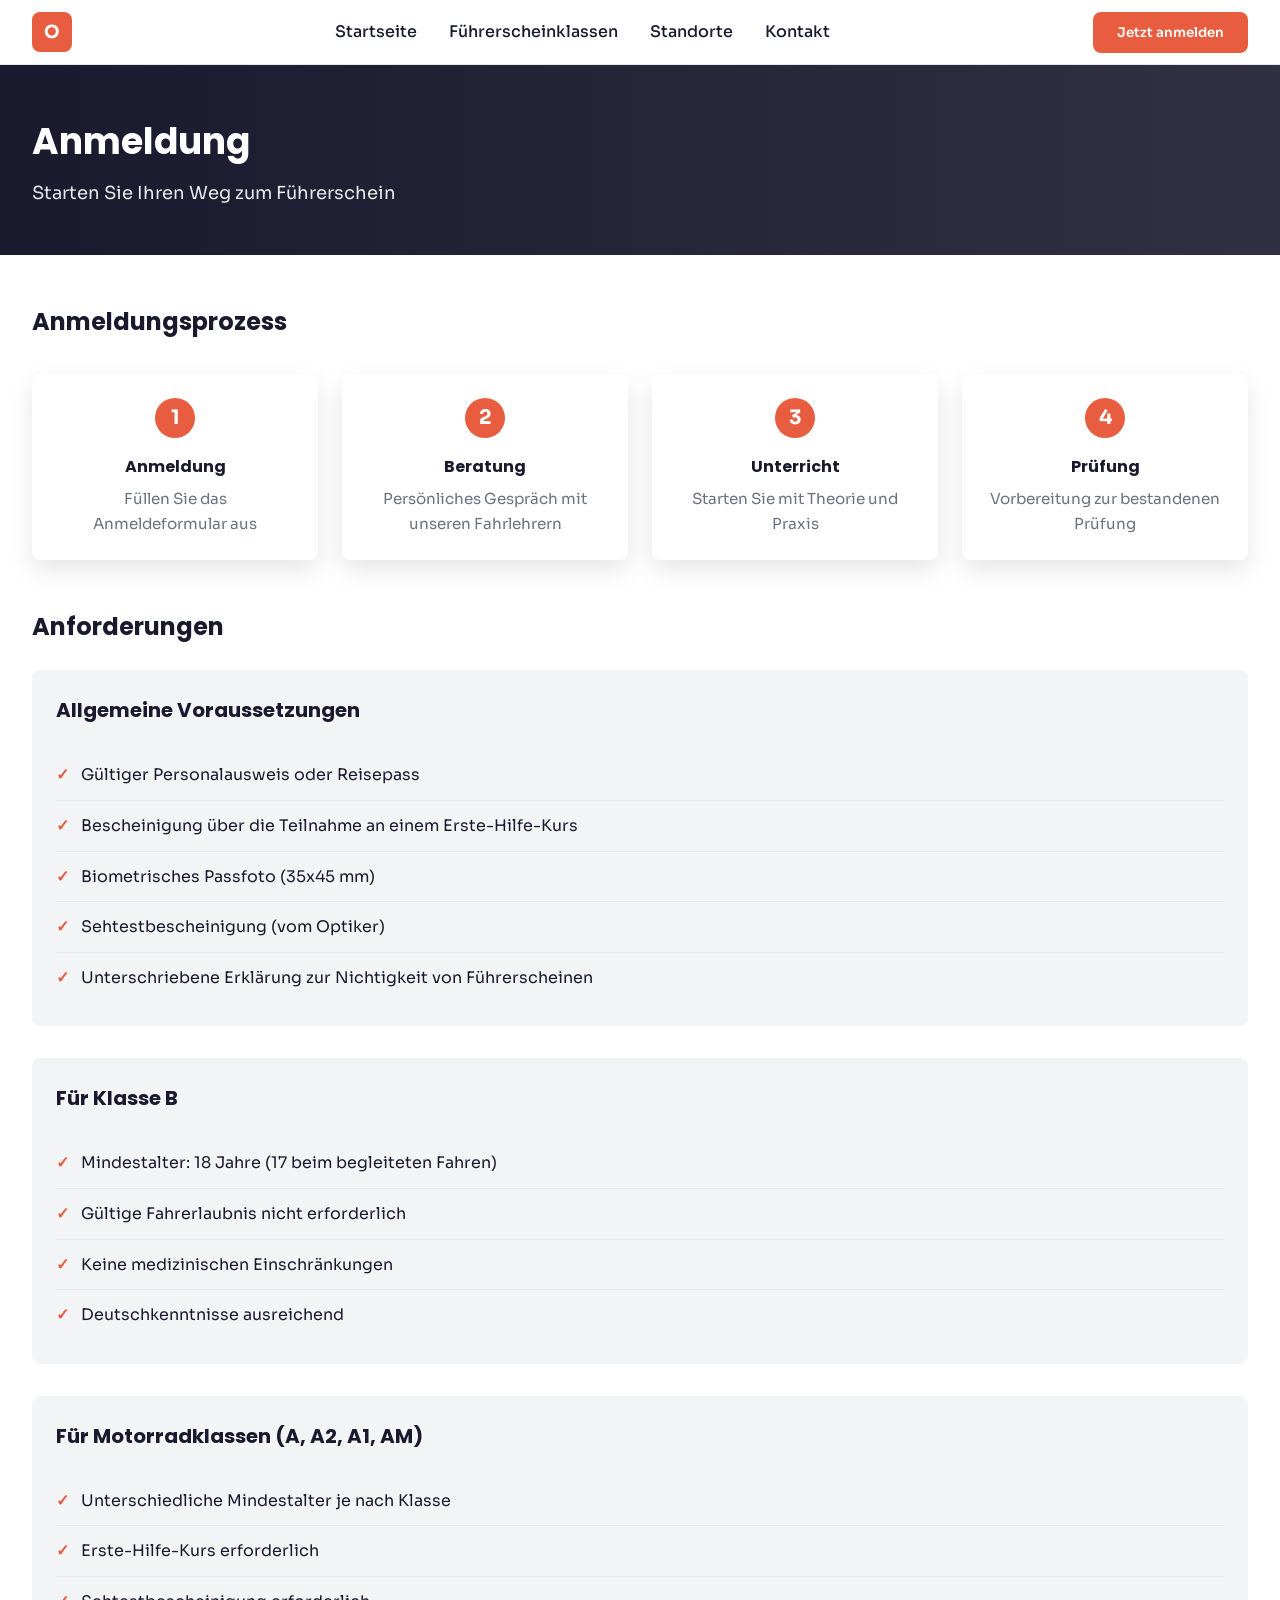
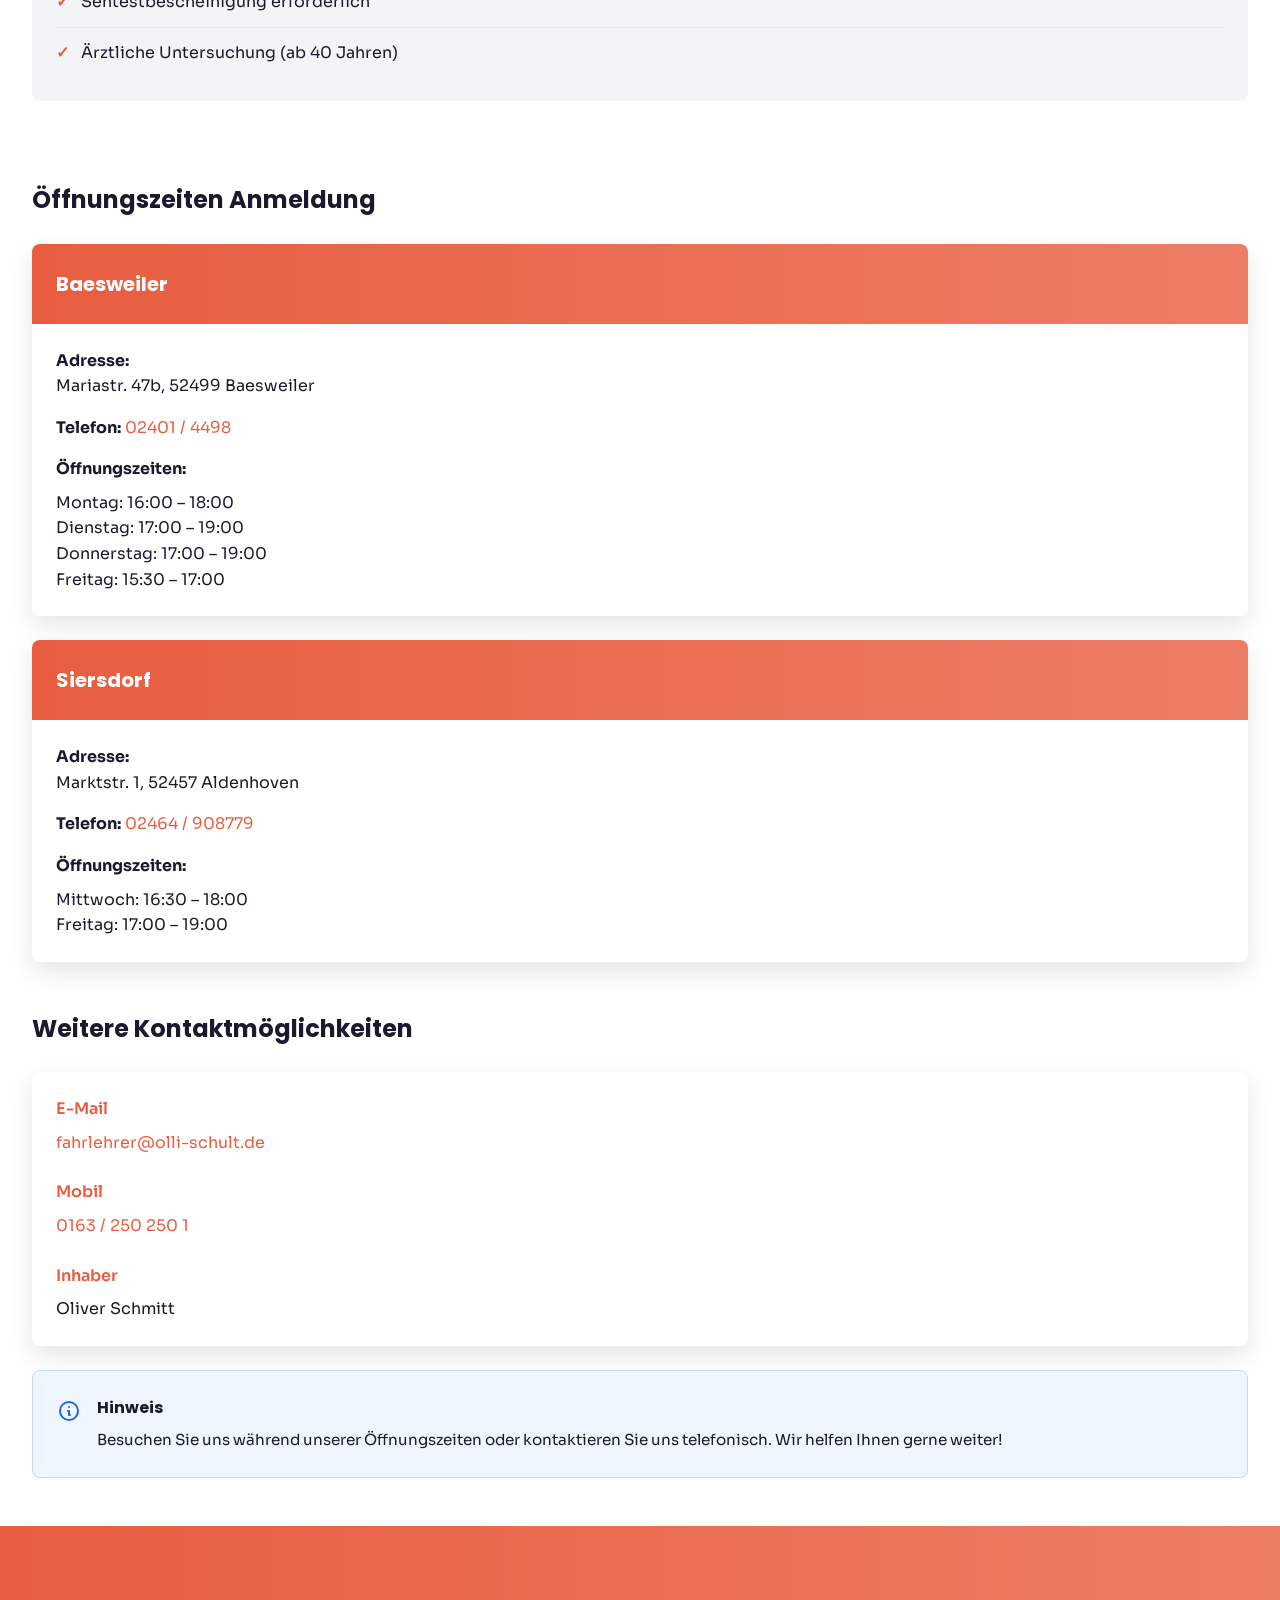
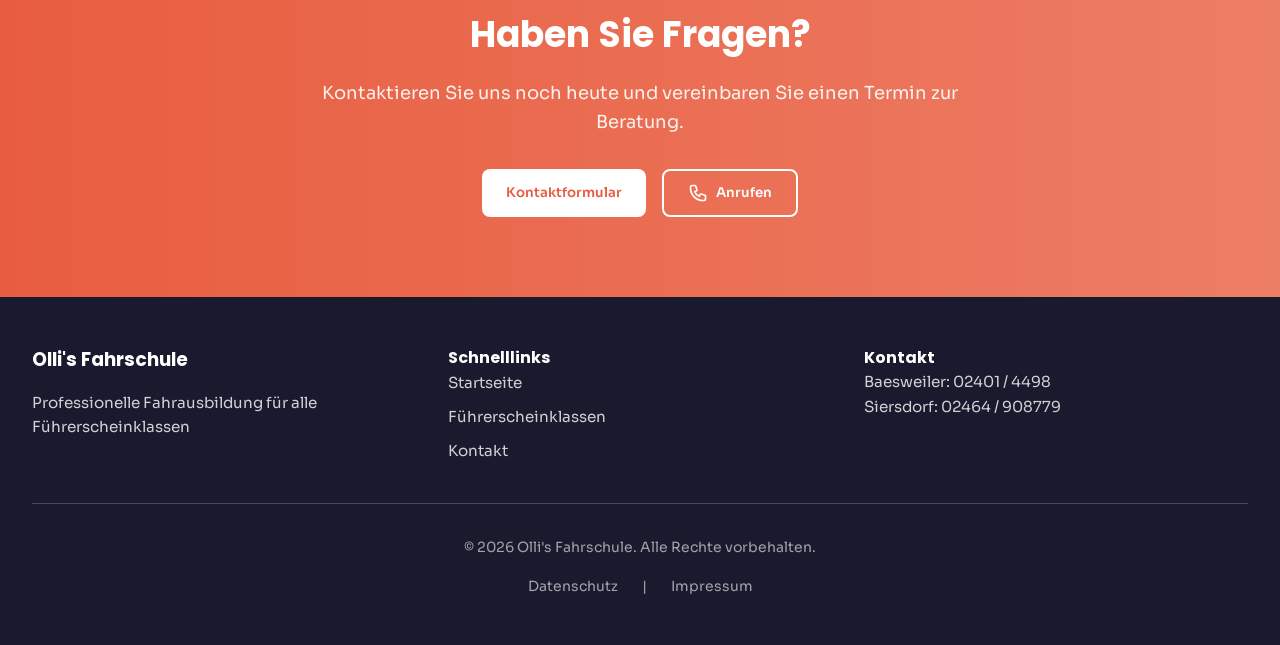
<file: anmeldung.html>
<!DOCTYPE html>
<html lang="de">
<head>
  <meta charset="UTF-8">
  <meta name="viewport" content="width=device-width, initial-scale=1.0">
  <title>Anmeldung - Olli's Fahrschule</title>
  <link rel="preconnect" href="https://fonts.googleapis.com">
  <link rel="preconnect" href="https://fonts.gstatic.com" crossorigin>
  <link href="https://fonts.googleapis.com/css2?family=Poppins:wght@400;500;600;700;800&family=Sora:wght@400;500;600;700&display=swap" rel="stylesheet">
  <link rel="stylesheet" href="css/style.css">
  <style>
    .form-group {
      margin-bottom: 1.5rem;
    }

    .form-group label {
      display: block;
      font-weight: 600;
      margin-bottom: 0.5rem;
      color: #1a1a2e;
    }

    .form-group input,
    .form-group select,
    .form-group textarea {
      width: 100%;
      padding: 0.75rem;
      border: 1px solid #e5e7eb;
      border-radius: 0.5rem;
      font-family: inherit;
      font-size: 1rem;
    }

    .form-group input:focus,
    .form-group select:focus,
    .form-group textarea:focus {
      outline: none;
      border-color: #e85d3f;
      box-shadow: 0 0 0 3px rgba(232, 93, 63, 0.1);
    }

    .form-group textarea {
      resize: vertical;
      min-height: 120px;
    }

    .required {
      color: #e85d3f;
    }

    .form-section {
      background-color: #f3f4f6;
      padding: 1.5rem;
      border-radius: 0.5rem;
      margin-bottom: 2rem;
    }

    .form-section h3 {
      color: #1a1a2e;
      margin-bottom: 1.5rem;
      font-size: 1.25rem;
    }

    .requirements-list {
      list-style: none;
      padding: 0;
    }

    .requirements-list li {
      padding: 0.75rem 0;
      border-bottom: 1px solid #e5e7eb;
      display: flex;
      gap: 0.75rem;
    }

    .requirements-list li:last-child {
      border-bottom: none;
    }

    .requirements-list li::before {
      content: "✓";
      color: #e85d3f;
      font-weight: bold;
      flex-shrink: 0;
    }

    .process-steps {
      display: grid;
      grid-template-columns: 1fr;
      gap: 1.5rem;
    }

    @media (min-width: 768px) {
      .process-steps {
        grid-template-columns: repeat(4, 1fr);
      }
    }

    .step {
      background-color: var(--white);
      padding: 1.5rem;
      border-radius: 0.5rem;
      text-align: center;
      box-shadow: var(--shadow);
    }

    .step-number {
      width: 2.5rem;
      height: 2.5rem;
      background-color: #e85d3f;
      color: white;
      border-radius: 50%;
      display: flex;
      align-items: center;
      justify-content: center;
      font-weight: bold;
      font-size: 1.25rem;
      margin: 0 auto 1rem;
    }

    .step h4 {
      margin-bottom: 0.5rem;
      color: #1a1a2e;
    }

    .step p {
      color: #6b7280;
      font-size: 0.95rem;
    }
  </style>
</head>
<body>
  <!-- Navigation -->
  <nav>
    <div class="container nav-container">
      <div class="logo">
        <div class="logo-icon">O</div>
        <div class="logo-text hidden-mobile">
          <h1>Olli's</h1>
          <p>Fahrschule</p>
        </div>
      </div>

      <div class="nav-links">
        <a href="index.html">Startseite</a>
        <a href="fuehrerscheinklassen.html">Führerscheinklassen</a>
        <a href="index.html#locations">Standorte</a>
        <a href="kontakt.html">Kontakt</a>
      </div>

      <button class="menu-toggle">
        <svg fill="none" stroke="currentColor" viewBox="0 0 24 24">
          <path stroke-linecap="round" stroke-linejoin="round" stroke-width="2" d="M4 6h16M4 12h16M4 18h16"></path>
        </svg>
      </button>

      <button class="cta-button" onclick="window.location.href='anmeldung.html'">Jetzt anmelden</button>
    </div>

    <!-- Mobile Menu -->
    <div class="mobile-menu">
      <div class="container mobile-menu-content">
        <a href="index.html">Startseite</a>
        <a href="fuehrerscheinklassen.html">Führerscheinklassen</a>
        <a href="index.html#locations">Standorte</a>
        <a href="kontakt.html">Kontakt</a>
        <div class="mobile-menu-divider">
          <div class="mobile-menu-footer">
            <a href="datenschutz.html">Datenschutz</a>
            <a href="impressum.html">Impressum</a>
          </div>
        </div>
        <button class="mobile-menu-button" onclick="window.location.href='anmeldung.html'">Jetzt anmelden</button>
      </div>
    </div>
  </nav>

  <!-- Header -->
  <section style="background: linear-gradient(to right, #1a1a2e, rgba(26, 26, 46, 0.9)); color: white; padding: 3rem 0; margin-bottom: 3rem;">
    <div class="container">
      <h1 style="font-size: 2.25rem; margin-bottom: 0.5rem;">Anmeldung</h1>
      <p style="font-size: 1.125rem; color: rgba(255, 255, 255, 0.9); margin: 0;">Starten Sie Ihren Weg zum Führerschein</p>
    </div>
  </section>

  <!-- Main Content -->
  <main>
    <div class="container" style="padding-bottom: 3rem;">
      <div style="display: grid; grid-template-columns: 1fr; gap: 3rem;">
        <!-- Left Column - Process -->
        <div>
          <h2 style="margin-bottom: 2rem; color: #1a1a2e;">Anmeldungsprozess</h2>
          <div class="process-steps">
            <div class="step">
              <div class="step-number">1</div>
              <h4>Anmeldung</h4>
              <p>Füllen Sie das Anmeldeformular aus</p>
            </div>
            <div class="step">
              <div class="step-number">2</div>
              <h4>Beratung</h4>
              <p>Persönliches Gespräch mit unseren Fahrlehrern</p>
            </div>
            <div class="step">
              <div class="step-number">3</div>
              <h4>Unterricht</h4>
              <p>Starten Sie mit Theorie und Praxis</p>
            </div>
            <div class="step">
              <div class="step-number">4</div>
              <h4>Prüfung</h4>
              <p>Vorbereitung zur bestandenen Prüfung</p>
            </div>
          </div>
        </div>

        <!-- Requirements Section -->
        <div>
          <h2 style="margin-bottom: 1.5rem; color: #1a1a2e;">Anforderungen</h2>
          <div class="form-section">
            <h3>Allgemeine Voraussetzungen</h3>
            <ul class="requirements-list">
              <li>Gültiger Personalausweis oder Reisepass</li>
              <li>Bescheinigung über die Teilnahme an einem Erste-Hilfe-Kurs</li>
              <li>Biometrisches Passfoto (35x45 mm)</li>
              <li>Sehtestbescheinigung (vom Optiker)</li>
              <li>Unterschriebene Erklärung zur Nichtigkeit von Führerscheinen</li>
            </ul>
          </div>

          <div class="form-section">
            <h3>Für Klasse B</h3>
            <ul class="requirements-list">
              <li>Mindestalter: 18 Jahre (17 beim begleiteten Fahren)</li>
              <li>Gültige Fahrerlaubnis nicht erforderlich</li>
              <li>Keine medizinischen Einschränkungen</li>
              <li>Deutschkenntnisse ausreichend</li>
            </ul>
          </div>

          <div class="form-section">
            <h3>Für Motorradklassen (A, A2, A1, AM)</h3>
            <ul class="requirements-list">
              <li>Unterschiedliche Mindestalter je nach Klasse</li>
              <li>Erste-Hilfe-Kurs erforderlich</li>
              <li>Sehtestbescheinigung erforderlich</li>
              <li>Ärztliche Untersuchung (ab 40 Jahren)</li>
            </ul>
          </div>
        </div>

        <!-- Öffnungszeiten -->
        <div>
          <h2 style="margin-bottom: 1.5rem; color: #1a1a2e;">Öffnungszeiten Anmeldung</h2>
          
          <div class="card">
            <div class="card-header">
              <h3>Baesweiler</h3>
            </div>
            <div class="card-content">
              <p style="margin-bottom: 1rem;"><strong>Adresse:</strong><br>Mariastr. 47b, 52499 Baesweiler</p>
              <p style="margin-bottom: 1rem;"><strong>Telefon:</strong> <a href="tel:024014498">02401 / 4498</a></p>
              <p style="margin-bottom: 0;"><strong>Öffnungszeiten:</strong></p>
              <ul style="list-style: none; padding: 0; margin-top: 0.5rem;">
                <li>Montag: 16:00 – 18:00</li>
                <li>Dienstag: 17:00 – 19:00</li>
                <li>Donnerstag: 17:00 – 19:00</li>
                <li>Freitag: 15:30 – 17:00</li>
              </ul>
            </div>
          </div>

          <div class="card" style="margin-top: 1.5rem;">
            <div class="card-header">
              <h3>Siersdorf</h3>
            </div>
            <div class="card-content">
              <p style="margin-bottom: 1rem;"><strong>Adresse:</strong><br>Marktstr. 1, 52457 Aldenhoven</p>
              <p style="margin-bottom: 1rem;"><strong>Telefon:</strong> <a href="tel:024649087799">02464 / 908779</a></p>
              <p style="margin-bottom: 0;"><strong>Öffnungszeiten:</strong></p>
              <ul style="list-style: none; padding: 0; margin-top: 0.5rem;">
                <li>Mittwoch: 16:30 – 18:00</li>
                <li>Freitag: 17:00 – 19:00</li>
              </ul>
            </div>
          </div>
        </div>

        <!-- Contact Info -->
        <div>
          <h2 style="margin-bottom: 1.5rem; color: #1a1a2e;">Weitere Kontaktmöglichkeiten</h2>
          
          <div class="card">
            <div class="card-content">
              <div style="margin-bottom: 1.5rem;">
                <p style="margin: 0; font-weight: 600; color: #e85d3f; margin-bottom: 0.5rem;">E-Mail</p>
                <a href="mailto:fahrlehrer@olli-schult.de">fahrlehrer@olli-schult.de</a>
              </div>
              <div style="margin-bottom: 1.5rem;">
                <p style="margin: 0; font-weight: 600; color: #e85d3f; margin-bottom: 0.5rem;">Mobil</p>
                <a href="tel:01632502501">0163 / 250 250 1</a>
              </div>
              <div>
                <p style="margin: 0; font-weight: 600; color: #e85d3f; margin-bottom: 0.5rem;">Inhaber</p>
                <p style="margin: 0;">Oliver Schmitt</p>
              </div>
            </div>
          </div>

          <div class="info-box" style="margin-top: 1.5rem;">
            <svg width="24" height="24" fill="none" stroke="currentColor" viewBox="0 0 24 24">
              <path stroke-linecap="round" stroke-linejoin="round" stroke-width="2" d="M13 16h-1v-4h-1m1-4h.01M21 12a9 9 0 11-18 0 9 9 0 0118 0z"></path>
            </svg>
            <div>
              <h3>Hinweis</h3>
              <p>Besuchen Sie uns während unserer Öffnungszeiten oder kontaktieren Sie uns telefonisch. Wir helfen Ihnen gerne weiter!</p>
            </div>
          </div>
        </div>
      </div>
    </div>
  </main>

  <!-- CTA Section -->
  <section class="cta-section">
    <div class="container">
      <h2>Haben Sie Fragen?</h2>
      <p>Kontaktieren Sie uns noch heute und vereinbaren Sie einen Termin zur Beratung.</p>
      <div class="cta-buttons">
        <button class="cta-button-white" onclick="window.location.href='kontakt.html'">Kontaktformular</button>
        <button class="cta-button-white" style="border: 2px solid white; background-color: transparent; color: white;" onclick="window.location.href='tel:024649087799'">
          <svg width="20" height="20" fill="none" stroke="currentColor" viewBox="0 0 24 24">
            <path stroke-linecap="round" stroke-linejoin="round" stroke-width="2" d="M3 5a2 2 0 012-2h3.28a1 1 0 01.948.684l1.498 4.493a1 1 0 01-.502 1.21l-2.257 1.13a11.042 11.042 0 005.516 5.516l1.13-2.257a1 1 0 011.21-.502l4.493 1.498a1 1 0 01.684.949V19a2 2 0 01-2 2h-1C9.716 21 3 14.284 3 6V5z"></path>
          </svg>
          Anrufen
        </button>
      </div>
    </div>
  </section>

  <!-- Footer -->
  <footer>
    <div class="container">
      <div class="footer-grid">
        <div class="footer-section">
          <h3>Olli's Fahrschule</h3>
          <p>Professionelle Fahrausbildung für alle Führerscheinklassen</p>
        </div>
        <div class="footer-section">
          <h4>Schnelllinks</h4>
          <ul>
            <li><a href="index.html">Startseite</a></li>
            <li><a href="fuehrerscheinklassen.html">Führerscheinklassen</a></li>
            <li><a href="kontakt.html">Kontakt</a></li>
          </ul>
        </div>
        <div class="footer-section">
          <h4>Kontakt</h4>
          <p>Baesweiler: <a href="tel:024014498">02401 / 4498</a></p>
          <p>Siersdorf: <a href="tel:024649087799">02464 / 908779</a></p>
        </div>
      </div>
      <div class="footer-bottom">
        <div class="footer-copyright">
          <p>&copy; 2026 Olli's Fahrschule. Alle Rechte vorbehalten.</p>
        </div>
        <div class="footer-links">
          <a href="datenschutz.html">Datenschutz</a>
          <span>|</span>
          <a href="impressum.html">Impressum</a>
        </div>
      </div>
    </div>
  </footer>

  <script src="js/script.js"></script>
</body>
</html>
</file>
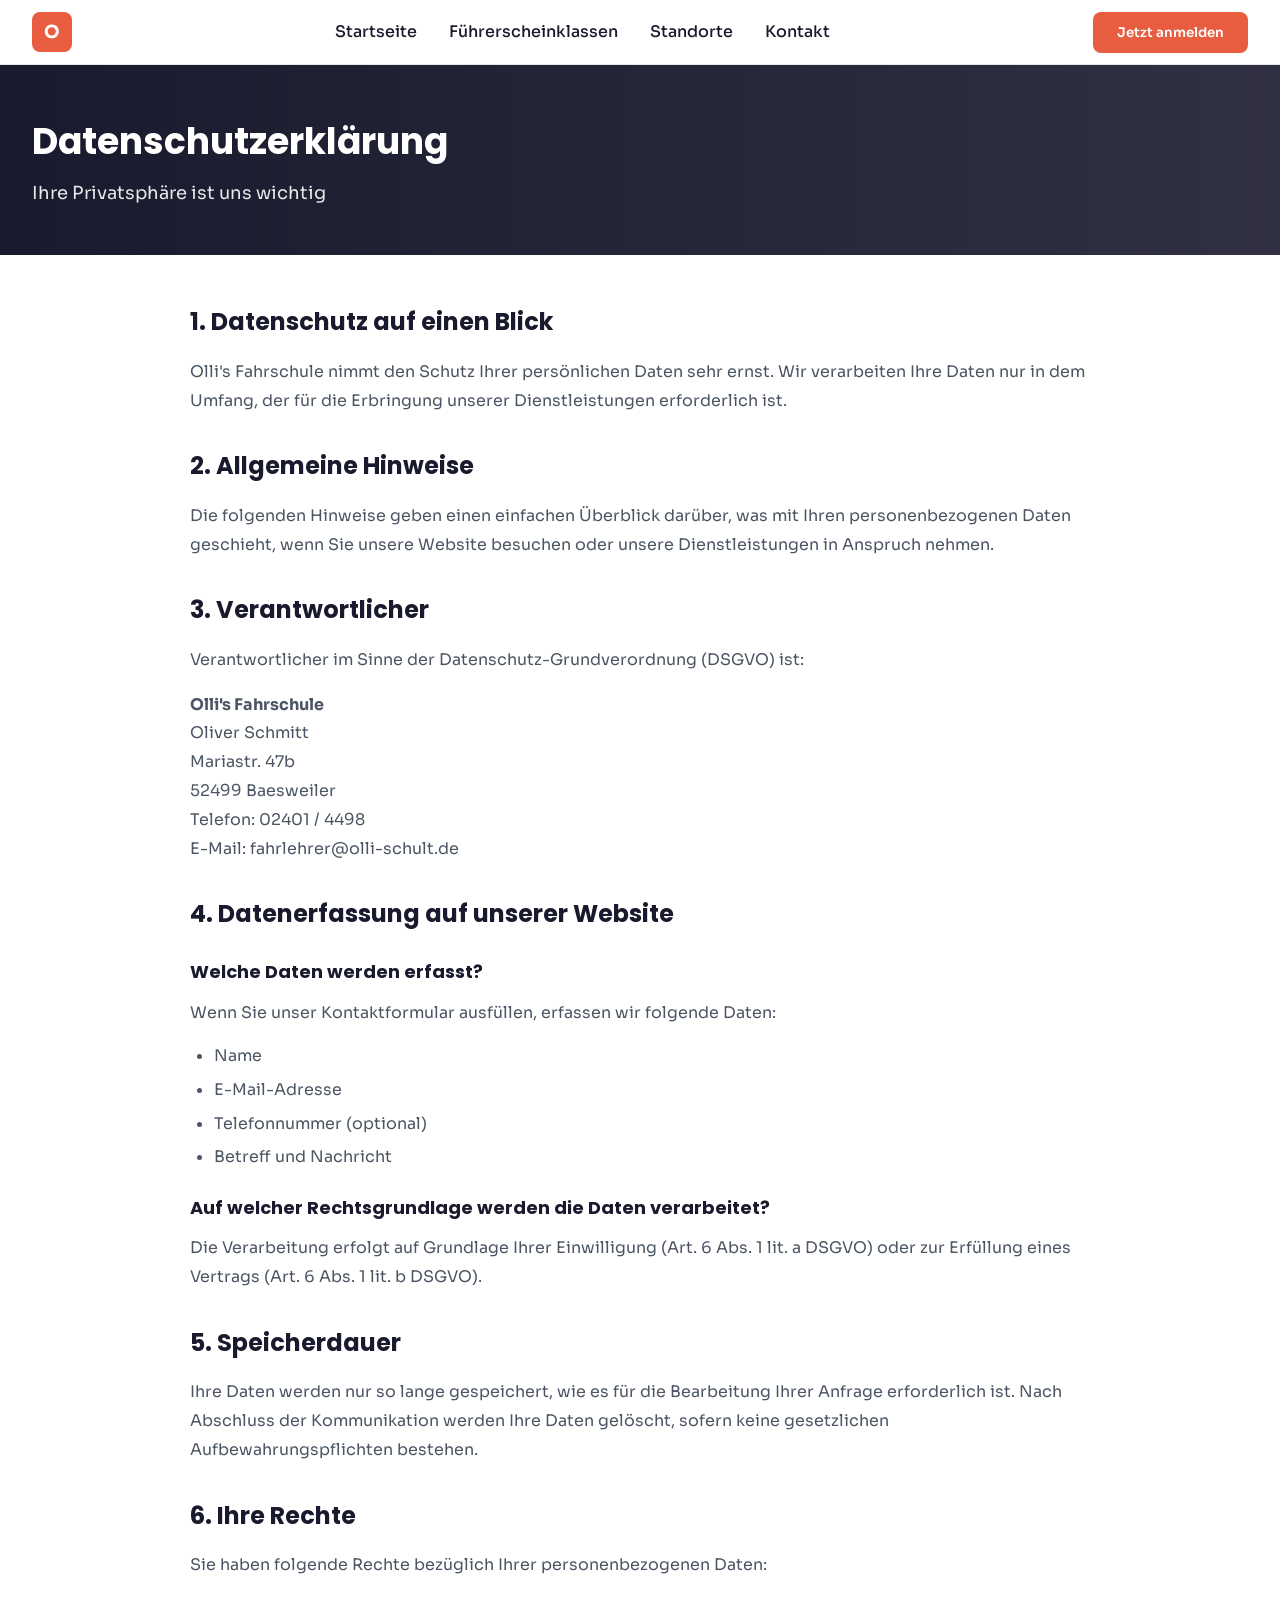
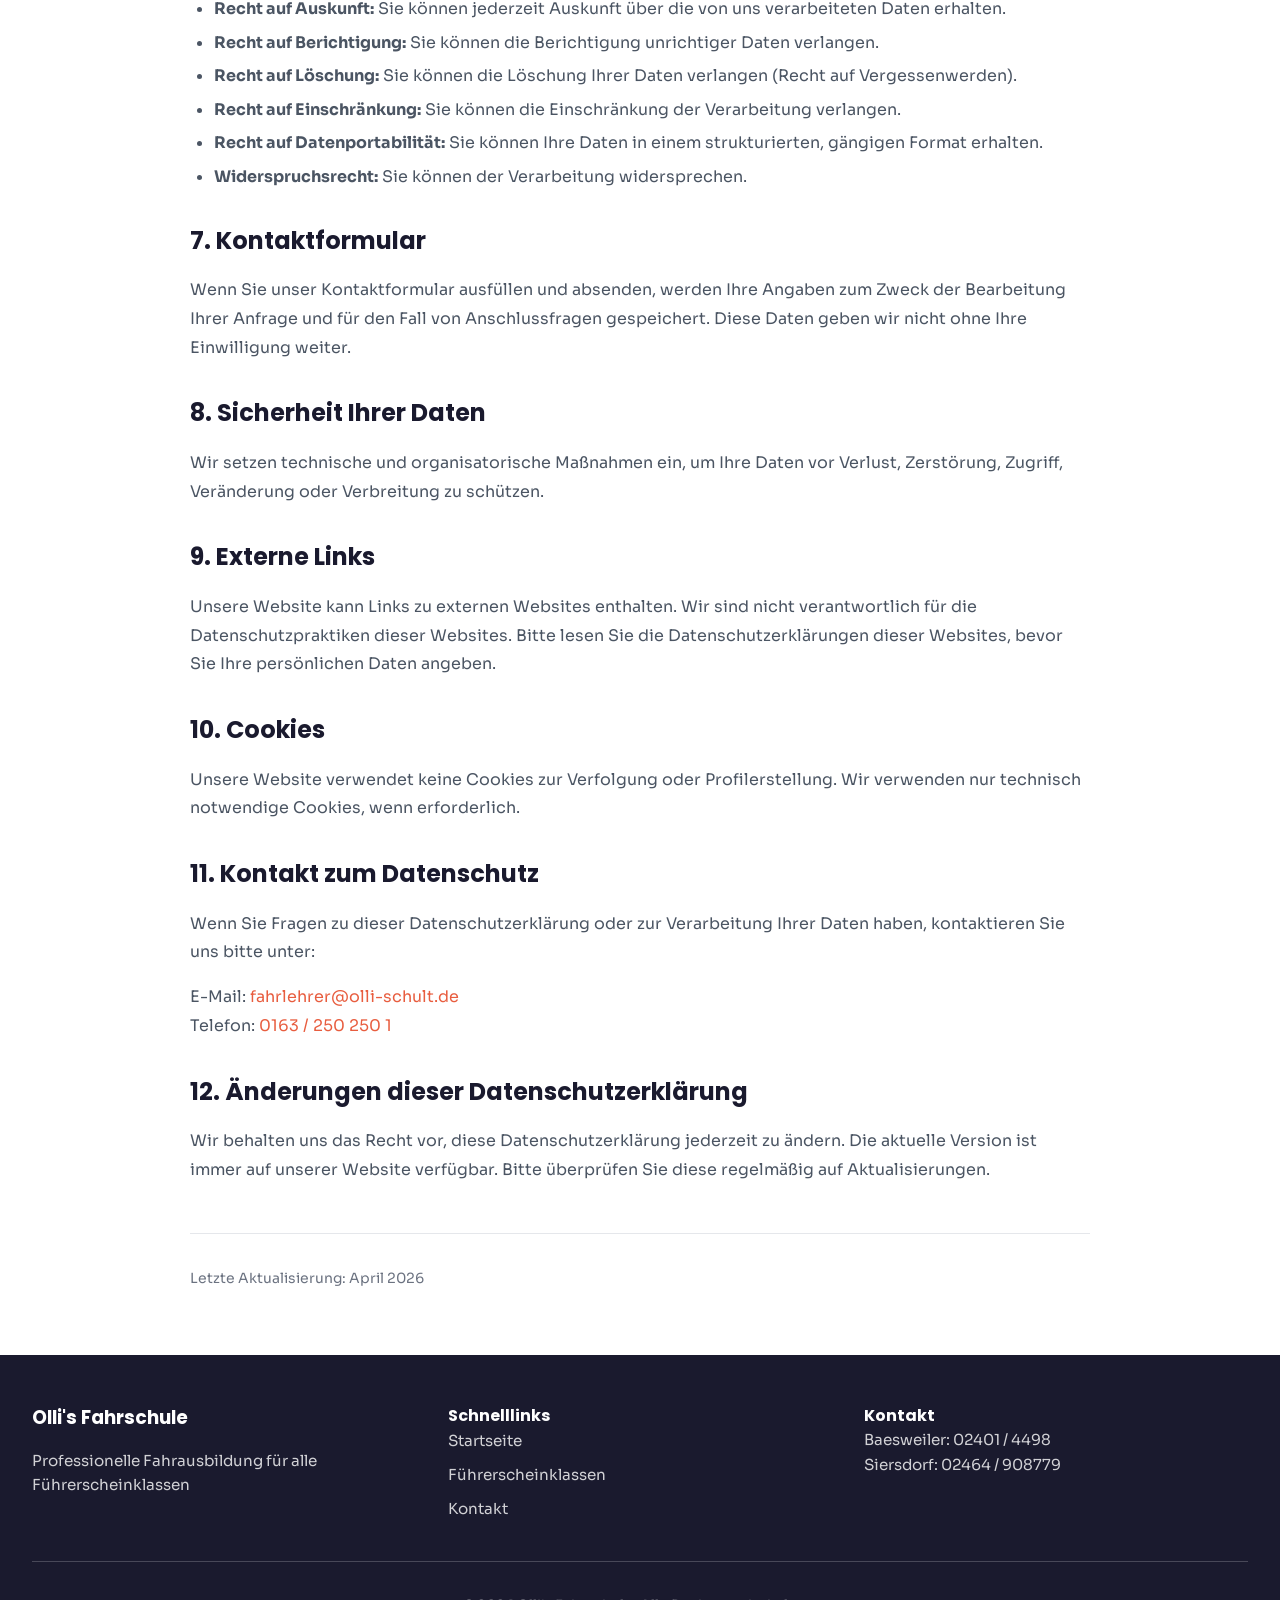
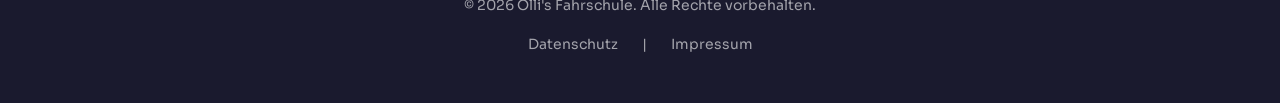
<file: datenschutz.html>
<!DOCTYPE html>
<html lang="de">
<head>
  <meta charset="UTF-8">
  <meta name="viewport" content="width=device-width, initial-scale=1.0">
  <title>Datenschutz - Olli's Fahrschule</title>
  <link rel="preconnect" href="https://fonts.googleapis.com">
  <link rel="preconnect" href="https://fonts.gstatic.com" crossorigin>
  <link href="https://fonts.googleapis.com/css2?family=Poppins:wght@400;500;600;700;800&family=Sora:wght@400;500;600;700&display=swap" rel="stylesheet">
  <link rel="stylesheet" href="css/style.css">
  <style>
    .legal-content {
      max-width: 900px;
      margin: 0 auto;
    }

    .legal-content h2 {
      font-size: 1.5rem;
      margin-top: 2rem;
      margin-bottom: 1rem;
      color: #1a1a2e;
    }

    .legal-content h3 {
      font-size: 1.125rem;
      margin-top: 1.5rem;
      margin-bottom: 0.75rem;
      color: #1a1a2e;
    }

    .legal-content p {
      margin-bottom: 1rem;
      line-height: 1.8;
      color: #4b5563;
    }

    .legal-content ul {
      margin-bottom: 1rem;
      padding-left: 1.5rem;
    }

    .legal-content li {
      margin-bottom: 0.5rem;
      color: #4b5563;
    }
  </style>
</head>
<body>
  <!-- Navigation -->
  <nav>
    <div class="container nav-container">
      <div class="logo">
        <div class="logo-icon">O</div>
        <div class="logo-text hidden-mobile">
          <h1>Olli's</h1>
          <p>Fahrschule</p>
        </div>
      </div>

      <div class="nav-links">
        <a href="index.html">Startseite</a>
        <a href="fuehrerscheinklassen.html">Führerscheinklassen</a>
        <a href="index.html#locations">Standorte</a>
        <a href="kontakt.html">Kontakt</a>
      </div>

      <button class="menu-toggle">
        <svg fill="none" stroke="currentColor" viewBox="0 0 24 24">
          <path stroke-linecap="round" stroke-linejoin="round" stroke-width="2" d="M4 6h16M4 12h16M4 18h16"></path>
        </svg>
      </button>

      <button class="cta-button" onclick="window.location.href='anmeldung.html'">Jetzt anmelden</button>
    </div>

    <!-- Mobile Menu -->
    <div class="mobile-menu">
      <div class="container mobile-menu-content">
        <a href="index.html">Startseite</a>
        <a href="fuehrerscheinklassen.html">Führerscheinklassen</a>
        <a href="index.html#locations">Standorte</a>
        <a href="kontakt.html">Kontakt</a>
        <div class="mobile-menu-divider">
          <div class="mobile-menu-footer">
            <a href="datenschutz.html">Datenschutz</a>
            <a href="impressum.html">Impressum</a>
          </div>
        </div>
        <button class="mobile-menu-button" onclick="window.location.href='anmeldung.html'">Jetzt anmelden</button>
      </div>
    </div>
  </nav>

  <!-- Header -->
  <section style="background: linear-gradient(to right, #1a1a2e, rgba(26, 26, 46, 0.9)); color: white; padding: 3rem 0; margin-bottom: 3rem;">
    <div class="container">
      <h1 style="font-size: 2.25rem; margin-bottom: 0.5rem;">Datenschutzerklärung</h1>
      <p style="font-size: 1.125rem; color: rgba(255, 255, 255, 0.9); margin: 0;">Ihre Privatsphäre ist uns wichtig</p>
    </div>
  </section>

  <!-- Main Content -->
  <main>
    <div class="container" style="padding-bottom: 3rem;">
      <div class="legal-content">
        <h2>1. Datenschutz auf einen Blick</h2>
        <p>Olli's Fahrschule nimmt den Schutz Ihrer persönlichen Daten sehr ernst. Wir verarbeiten Ihre Daten nur in dem Umfang, der für die Erbringung unserer Dienstleistungen erforderlich ist.</p>

        <h2>2. Allgemeine Hinweise</h2>
        <p>Die folgenden Hinweise geben einen einfachen Überblick darüber, was mit Ihren personenbezogenen Daten geschieht, wenn Sie unsere Website besuchen oder unsere Dienstleistungen in Anspruch nehmen.</p>

        <h2>3. Verantwortlicher</h2>
        <p>Verantwortlicher im Sinne der Datenschutz-Grundverordnung (DSGVO) ist:</p>
        <p>
          <strong>Olli's Fahrschule</strong><br>
          Oliver Schmitt<br>
          Mariastr. 47b<br>
          52499 Baesweiler<br>
          Telefon: 02401 / 4498<br>
          E-Mail: fahrlehrer@olli-schult.de
        </p>

        <h2>4. Datenerfassung auf unserer Website</h2>
        <h3>Welche Daten werden erfasst?</h3>
        <p>Wenn Sie unser Kontaktformular ausfüllen, erfassen wir folgende Daten:</p>
        <ul>
          <li>Name</li>
          <li>E-Mail-Adresse</li>
          <li>Telefonnummer (optional)</li>
          <li>Betreff und Nachricht</li>
        </ul>

        <h3>Auf welcher Rechtsgrundlage werden die Daten verarbeitet?</h3>
        <p>Die Verarbeitung erfolgt auf Grundlage Ihrer Einwilligung (Art. 6 Abs. 1 lit. a DSGVO) oder zur Erfüllung eines Vertrags (Art. 6 Abs. 1 lit. b DSGVO).</p>

        <h2>5. Speicherdauer</h2>
        <p>Ihre Daten werden nur so lange gespeichert, wie es für die Bearbeitung Ihrer Anfrage erforderlich ist. Nach Abschluss der Kommunikation werden Ihre Daten gelöscht, sofern keine gesetzlichen Aufbewahrungspflichten bestehen.</p>

        <h2>6. Ihre Rechte</h2>
        <p>Sie haben folgende Rechte bezüglich Ihrer personenbezogenen Daten:</p>
        <ul>
          <li><strong>Recht auf Auskunft:</strong> Sie können jederzeit Auskunft über die von uns verarbeiteten Daten erhalten.</li>
          <li><strong>Recht auf Berichtigung:</strong> Sie können die Berichtigung unrichtiger Daten verlangen.</li>
          <li><strong>Recht auf Löschung:</strong> Sie können die Löschung Ihrer Daten verlangen (Recht auf Vergessenwerden).</li>
          <li><strong>Recht auf Einschränkung:</strong> Sie können die Einschränkung der Verarbeitung verlangen.</li>
          <li><strong>Recht auf Datenportabilität:</strong> Sie können Ihre Daten in einem strukturierten, gängigen Format erhalten.</li>
          <li><strong>Widerspruchsrecht:</strong> Sie können der Verarbeitung widersprechen.</li>
        </ul>

        <h2>7. Kontaktformular</h2>
        <p>Wenn Sie unser Kontaktformular ausfüllen und absenden, werden Ihre Angaben zum Zweck der Bearbeitung Ihrer Anfrage und für den Fall von Anschlussfragen gespeichert. Diese Daten geben wir nicht ohne Ihre Einwilligung weiter.</p>

        <h2>8. Sicherheit Ihrer Daten</h2>
        <p>Wir setzen technische und organisatorische Maßnahmen ein, um Ihre Daten vor Verlust, Zerstörung, Zugriff, Veränderung oder Verbreitung zu schützen.</p>

        <h2>9. Externe Links</h2>
        <p>Unsere Website kann Links zu externen Websites enthalten. Wir sind nicht verantwortlich für die Datenschutzpraktiken dieser Websites. Bitte lesen Sie die Datenschutzerklärungen dieser Websites, bevor Sie Ihre persönlichen Daten angeben.</p>

        <h2>10. Cookies</h2>
        <p>Unsere Website verwendet keine Cookies zur Verfolgung oder Profilerstellung. Wir verwenden nur technisch notwendige Cookies, wenn erforderlich.</p>

        <h2>11. Kontakt zum Datenschutz</h2>
        <p>Wenn Sie Fragen zu dieser Datenschutzerklärung oder zur Verarbeitung Ihrer Daten haben, kontaktieren Sie uns bitte unter:</p>
        <p>
          E-Mail: <a href="mailto:fahrlehrer@olli-schult.de">fahrlehrer@olli-schult.de</a><br>
          Telefon: <a href="tel:01632502501">0163 / 250 250 1</a>
        </p>

        <h2>12. Änderungen dieser Datenschutzerklärung</h2>
        <p>Wir behalten uns das Recht vor, diese Datenschutzerklärung jederzeit zu ändern. Die aktuelle Version ist immer auf unserer Website verfügbar. Bitte überprüfen Sie diese regelmäßig auf Aktualisierungen.</p>

        <p style="margin-top: 3rem; padding-top: 2rem; border-top: 1px solid #e5e7eb; font-size: 0.875rem; color: #6b7280;">
          Letzte Aktualisierung: April 2026
        </p>
      </div>
    </div>
  </main>

  <!-- Footer -->
  <footer>
    <div class="container">
      <div class="footer-grid">
        <div class="footer-section">
          <h3>Olli's Fahrschule</h3>
          <p>Professionelle Fahrausbildung für alle Führerscheinklassen</p>
        </div>
        <div class="footer-section">
          <h4>Schnelllinks</h4>
          <ul>
            <li><a href="index.html">Startseite</a></li>
            <li><a href="fuehrerscheinklassen.html">Führerscheinklassen</a></li>
            <li><a href="kontakt.html">Kontakt</a></li>
          </ul>
        </div>
        <div class="footer-section">
          <h4>Kontakt</h4>
          <p>Baesweiler: <a href="tel:024014498">02401 / 4498</a></p>
          <p>Siersdorf: <a href="tel:024649087799">02464 / 908779</a></p>
        </div>
      </div>
      <div class="footer-bottom">
        <div class="footer-copyright">
          <p>&copy; 2026 Olli's Fahrschule. Alle Rechte vorbehalten.</p>
        </div>
        <div class="footer-links">
          <a href="datenschutz.html">Datenschutz</a>
          <span>|</span>
          <a href="impressum.html">Impressum</a>
        </div>
      </div>
    </div>
  </footer>

  <script src="js/script.js"></script>
</body>
</html>
</file>
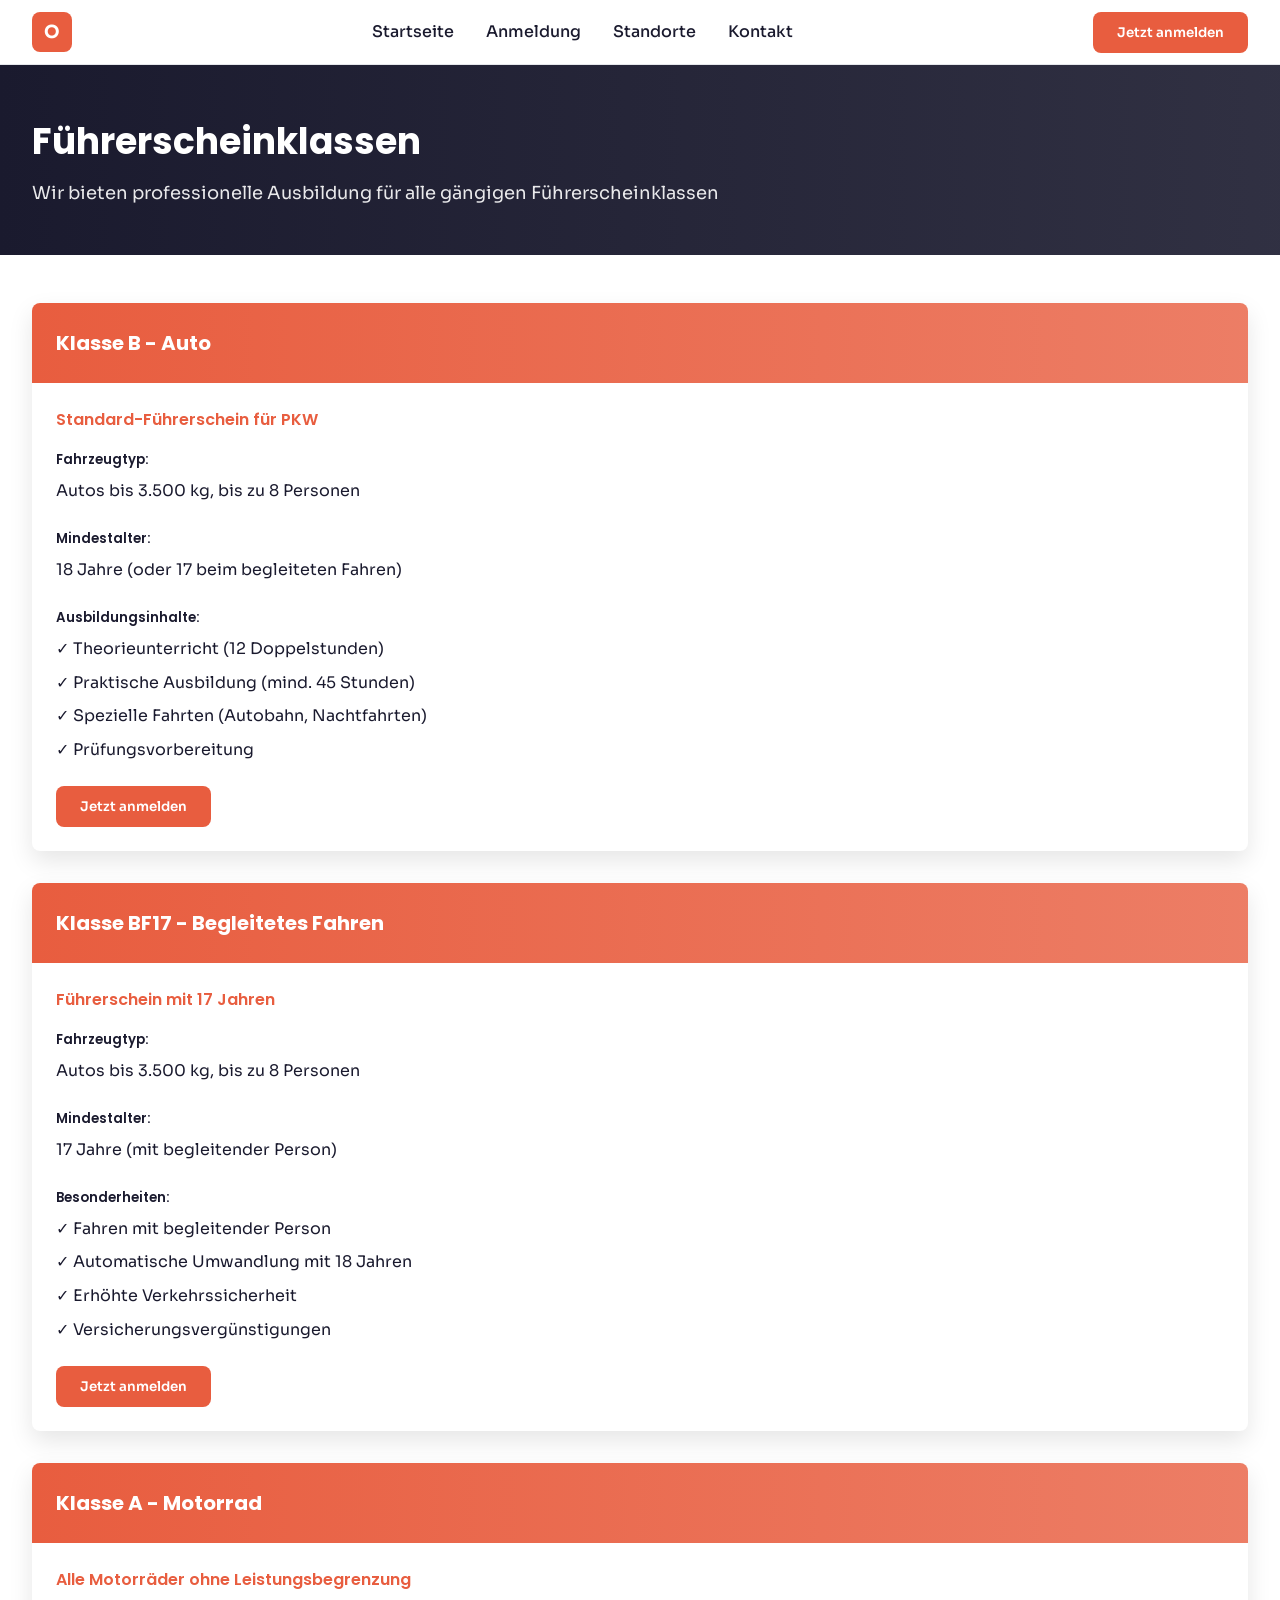
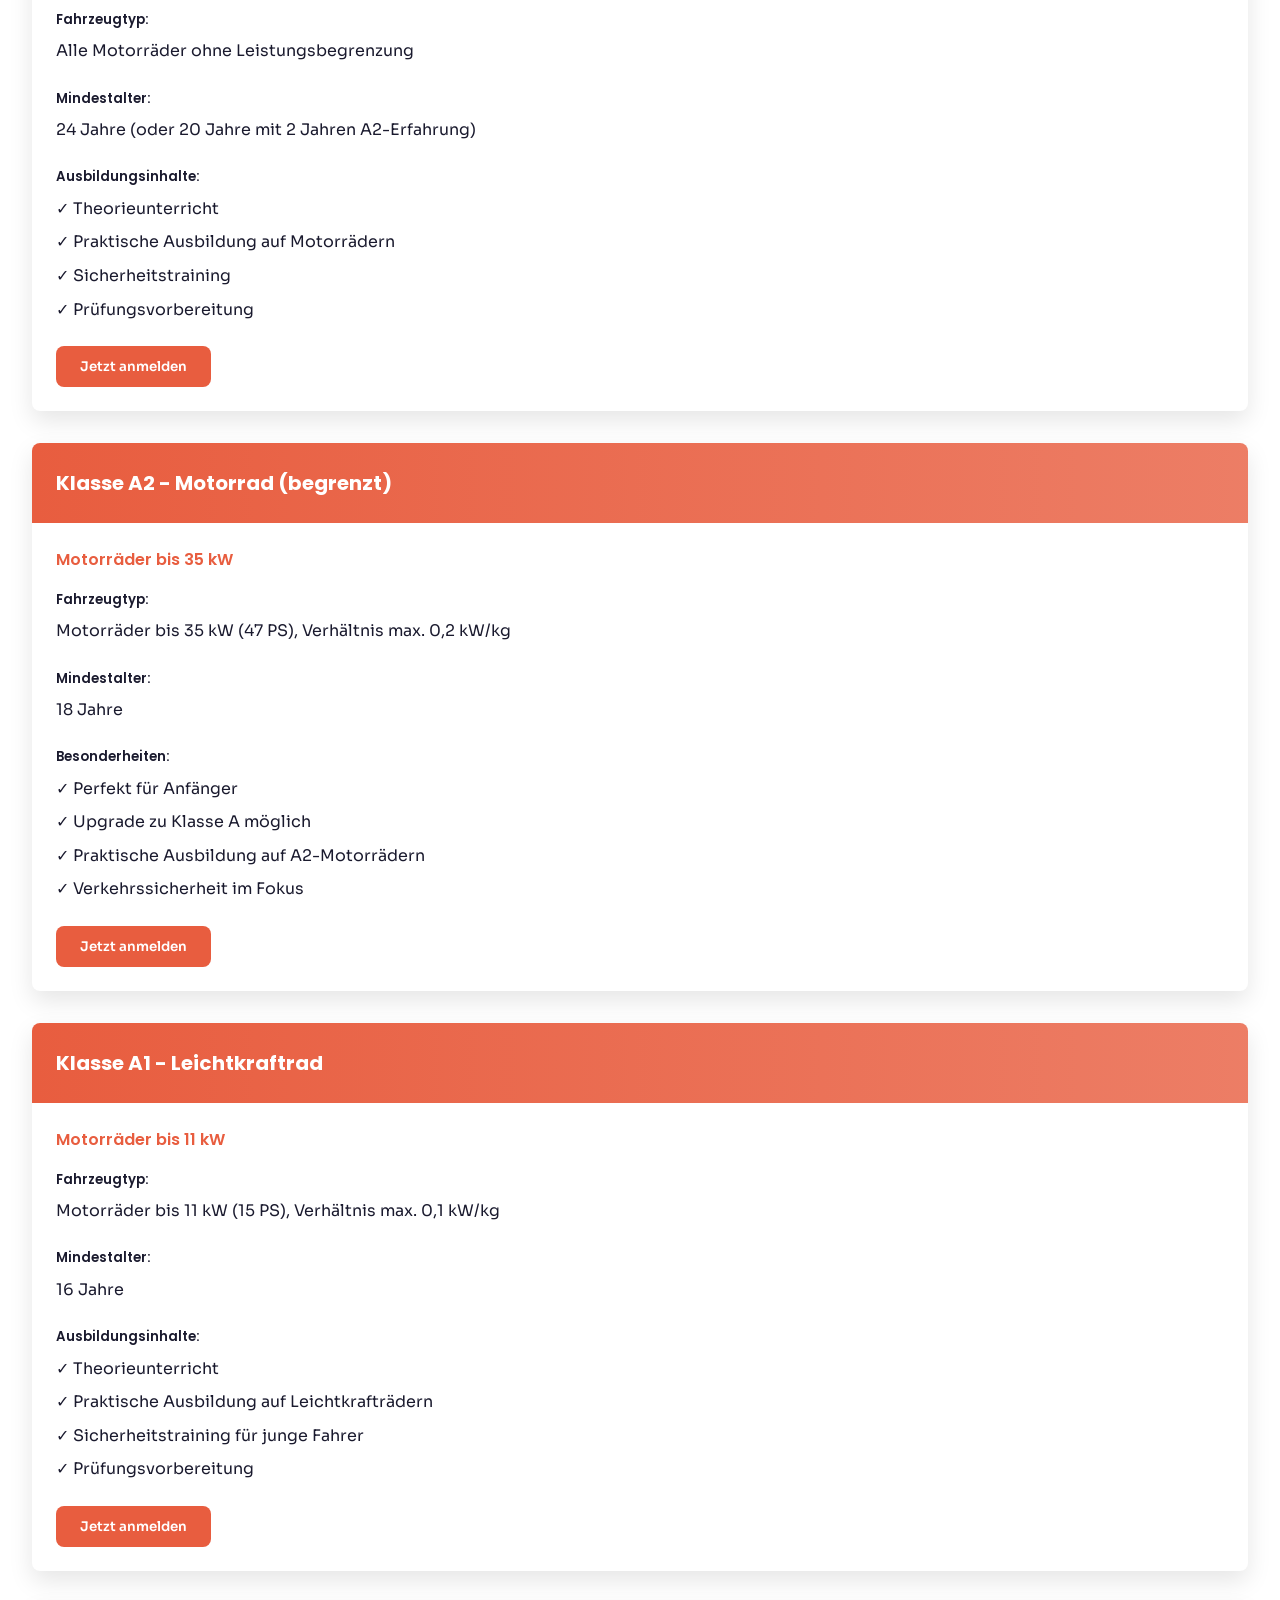
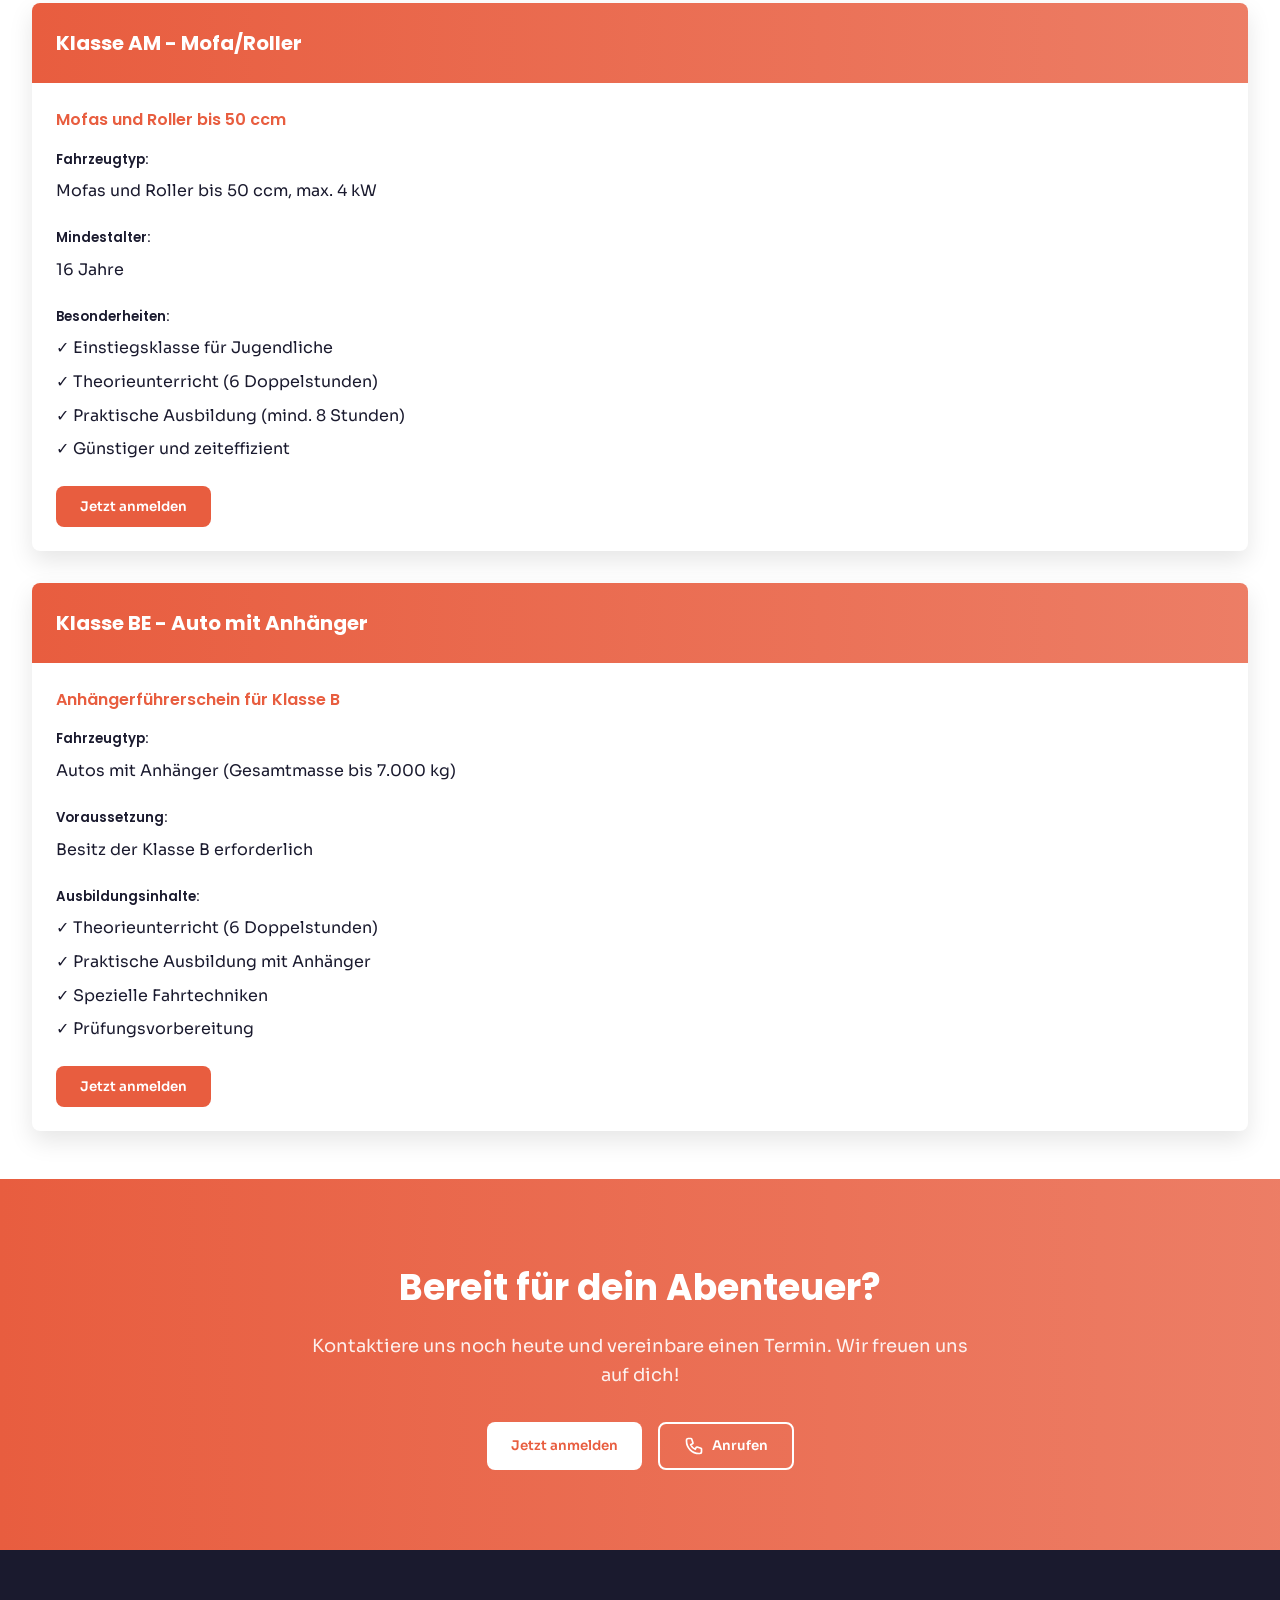
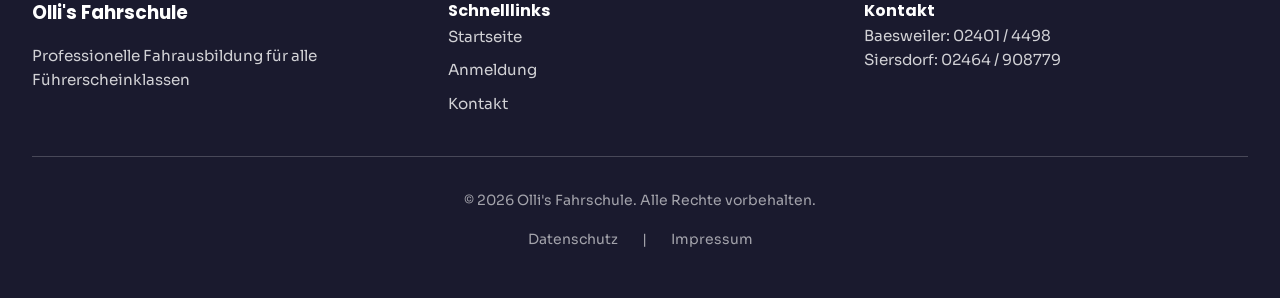
<file: fuehrerscheinklassen.html>
<!DOCTYPE html>
<html lang="de">
<head>
  <meta charset="UTF-8">
  <meta name="viewport" content="width=device-width, initial-scale=1.0">
  <title>Führerscheinklassen - Olli's Fahrschule</title>
  <link rel="preconnect" href="https://fonts.googleapis.com">
  <link rel="preconnect" href="https://fonts.gstatic.com" crossorigin>
  <link href="https://fonts.googleapis.com/css2?family=Poppins:wght@400;500;600;700;800&family=Sora:wght@400;500;600;700&display=swap" rel="stylesheet">
  <link rel="stylesheet" href="css/style.css">
</head>
<body>
  <!-- Navigation -->
  <nav>
    <div class="container nav-container">
      <div class="logo">
        <div class="logo-icon">O</div>
        <div class="logo-text hidden-mobile">
          <h1>Olli's</h1>
          <p>Fahrschule</p>
        </div>
      </div>

      <div class="nav-links">
        <a href="index.html">Startseite</a>
        <a href="anmeldung.html">Anmeldung</a>
        <a href="index.html#locations">Standorte</a>
        <a href="kontakt.html">Kontakt</a>
      </div>

      <button class="menu-toggle">
        <svg fill="none" stroke="currentColor" viewBox="0 0 24 24">
          <path stroke-linecap="round" stroke-linejoin="round" stroke-width="2" d="M4 6h16M4 12h16M4 18h16"></path>
        </svg>
      </button>

      <button class="cta-button" onclick="window.location.href='anmeldung.html'">Jetzt anmelden</button>
    </div>

    <!-- Mobile Menu -->
    <div class="mobile-menu">
      <div class="container mobile-menu-content">
        <a href="index.html">Startseite</a>
        <a href="anmeldung.html">Anmeldung</a>
        <a href="index.html#locations">Standorte</a>
        <a href="kontakt.html">Kontakt</a>
        <div class="mobile-menu-divider">
          <div class="mobile-menu-footer">
            <a href="datenschutz.html">Datenschutz</a>
            <a href="impressum.html">Impressum</a>
          </div>
        </div>
        <button class="mobile-menu-button" onclick="window.location.href='anmeldung.html'">Jetzt anmelden</button>
      </div>
    </div>
  </nav>

  <!-- Header -->
  <section style="background: linear-gradient(to right, #1a1a2e, rgba(26, 26, 46, 0.9)); color: white; padding: 3rem 0; margin-bottom: 3rem;">
    <div class="container">
      <h1 style="font-size: 2.25rem; margin-bottom: 0.5rem;">Führerscheinklassen</h1>
      <p style="font-size: 1.125rem; color: rgba(255, 255, 255, 0.9); margin: 0;">Wir bieten professionelle Ausbildung für alle gängigen Führerscheinklassen</p>
    </div>
  </section>

  <!-- Main Content -->
  <main>
    <div class="container" style="padding-bottom: 3rem;">
      <div style="display: grid; grid-template-columns: 1fr; gap: 2rem;">
        <!-- Klasse B -->
        <div class="card">
          <div class="card-header">
            <h3>Klasse B - Auto</h3>
          </div>
          <div class="card-content">
            <h4 style="color: #e85d3f; font-weight: 600; margin-bottom: 1rem;">Standard-Führerschein für PKW</h4>
            <div style="margin-bottom: 1.5rem;">
              <h5 style="font-weight: 600; margin-bottom: 0.5rem;">Fahrzeugtyp:</h5>
              <p>Autos bis 3.500 kg, bis zu 8 Personen</p>
            </div>
            <div style="margin-bottom: 1.5rem;">
              <h5 style="font-weight: 600; margin-bottom: 0.5rem;">Mindestalter:</h5>
              <p>18 Jahre (oder 17 beim begleiteten Fahren)</p>
            </div>
            <div style="margin-bottom: 1.5rem;">
              <h5 style="font-weight: 600; margin-bottom: 0.5rem;">Ausbildungsinhalte:</h5>
              <ul style="list-style: none; padding: 0;">
                <li style="margin-bottom: 0.5rem;">✓ Theorieunterricht (12 Doppelstunden)</li>
                <li style="margin-bottom: 0.5rem;">✓ Praktische Ausbildung (mind. 45 Stunden)</li>
                <li style="margin-bottom: 0.5rem;">✓ Spezielle Fahrten (Autobahn, Nachtfahrten)</li>
                <li style="margin-bottom: 0.5rem;">✓ Prüfungsvorbereitung</li>
              </ul>
            </div>
            <button class="btn btn-primary" onclick="window.location.href='anmeldung.html'">Jetzt anmelden</button>
          </div>
        </div>

        <!-- Klasse BF17 -->
        <div class="card">
          <div class="card-header">
            <h3>Klasse BF17 - Begleitetes Fahren</h3>
          </div>
          <div class="card-content">
            <h4 style="color: #e85d3f; font-weight: 600; margin-bottom: 1rem;">Führerschein mit 17 Jahren</h4>
            <div style="margin-bottom: 1.5rem;">
              <h5 style="font-weight: 600; margin-bottom: 0.5rem;">Fahrzeugtyp:</h5>
              <p>Autos bis 3.500 kg, bis zu 8 Personen</p>
            </div>
            <div style="margin-bottom: 1.5rem;">
              <h5 style="font-weight: 600; margin-bottom: 0.5rem;">Mindestalter:</h5>
              <p>17 Jahre (mit begleitender Person)</p>
            </div>
            <div style="margin-bottom: 1.5rem;">
              <h5 style="font-weight: 600; margin-bottom: 0.5rem;">Besonderheiten:</h5>
              <ul style="list-style: none; padding: 0;">
                <li style="margin-bottom: 0.5rem;">✓ Fahren mit begleitender Person</li>
                <li style="margin-bottom: 0.5rem;">✓ Automatische Umwandlung mit 18 Jahren</li>
                <li style="margin-bottom: 0.5rem;">✓ Erhöhte Verkehrssicherheit</li>
                <li style="margin-bottom: 0.5rem;">✓ Versicherungsvergünstigungen</li>
              </ul>
            </div>
            <button class="btn btn-primary" onclick="window.location.href='anmeldung.html'">Jetzt anmelden</button>
          </div>
        </div>

        <!-- Klasse A -->
        <div class="card">
          <div class="card-header">
            <h3>Klasse A - Motorrad</h3>
          </div>
          <div class="card-content">
            <h4 style="color: #e85d3f; font-weight: 600; margin-bottom: 1rem;">Alle Motorräder ohne Leistungsbegrenzung</h4>
            <div style="margin-bottom: 1.5rem;">
              <h5 style="font-weight: 600; margin-bottom: 0.5rem;">Fahrzeugtyp:</h5>
              <p>Alle Motorräder ohne Leistungsbegrenzung</p>
            </div>
            <div style="margin-bottom: 1.5rem;">
              <h5 style="font-weight: 600; margin-bottom: 0.5rem;">Mindestalter:</h5>
              <p>24 Jahre (oder 20 Jahre mit 2 Jahren A2-Erfahrung)</p>
            </div>
            <div style="margin-bottom: 1.5rem;">
              <h5 style="font-weight: 600; margin-bottom: 0.5rem;">Ausbildungsinhalte:</h5>
              <ul style="list-style: none; padding: 0;">
                <li style="margin-bottom: 0.5rem;">✓ Theorieunterricht</li>
                <li style="margin-bottom: 0.5rem;">✓ Praktische Ausbildung auf Motorrädern</li>
                <li style="margin-bottom: 0.5rem;">✓ Sicherheitstraining</li>
                <li style="margin-bottom: 0.5rem;">✓ Prüfungsvorbereitung</li>
              </ul>
            </div>
            <button class="btn btn-primary" onclick="window.location.href='anmeldung.html'">Jetzt anmelden</button>
          </div>
        </div>

        <!-- Klasse A2 -->
        <div class="card">
          <div class="card-header">
            <h3>Klasse A2 - Motorrad (begrenzt)</h3>
          </div>
          <div class="card-content">
            <h4 style="color: #e85d3f; font-weight: 600; margin-bottom: 1rem;">Motorräder bis 35 kW</h4>
            <div style="margin-bottom: 1.5rem;">
              <h5 style="font-weight: 600; margin-bottom: 0.5rem;">Fahrzeugtyp:</h5>
              <p>Motorräder bis 35 kW (47 PS), Verhältnis max. 0,2 kW/kg</p>
            </div>
            <div style="margin-bottom: 1.5rem;">
              <h5 style="font-weight: 600; margin-bottom: 0.5rem;">Mindestalter:</h5>
              <p>18 Jahre</p>
            </div>
            <div style="margin-bottom: 1.5rem;">
              <h5 style="font-weight: 600; margin-bottom: 0.5rem;">Besonderheiten:</h5>
              <ul style="list-style: none; padding: 0;">
                <li style="margin-bottom: 0.5rem;">✓ Perfekt für Anfänger</li>
                <li style="margin-bottom: 0.5rem;">✓ Upgrade zu Klasse A möglich</li>
                <li style="margin-bottom: 0.5rem;">✓ Praktische Ausbildung auf A2-Motorrädern</li>
                <li style="margin-bottom: 0.5rem;">✓ Verkehrssicherheit im Fokus</li>
              </ul>
            </div>
            <button class="btn btn-primary" onclick="window.location.href='anmeldung.html'">Jetzt anmelden</button>
          </div>
        </div>

        <!-- Klasse A1 -->
        <div class="card">
          <div class="card-header">
            <h3>Klasse A1 - Leichtkraftrad</h3>
          </div>
          <div class="card-content">
            <h4 style="color: #e85d3f; font-weight: 600; margin-bottom: 1rem;">Motorräder bis 11 kW</h4>
            <div style="margin-bottom: 1.5rem;">
              <h5 style="font-weight: 600; margin-bottom: 0.5rem;">Fahrzeugtyp:</h5>
              <p>Motorräder bis 11 kW (15 PS), Verhältnis max. 0,1 kW/kg</p>
            </div>
            <div style="margin-bottom: 1.5rem;">
              <h5 style="font-weight: 600; margin-bottom: 0.5rem;">Mindestalter:</h5>
              <p>16 Jahre</p>
            </div>
            <div style="margin-bottom: 1.5rem;">
              <h5 style="font-weight: 600; margin-bottom: 0.5rem;">Ausbildungsinhalte:</h5>
              <ul style="list-style: none; padding: 0;">
                <li style="margin-bottom: 0.5rem;">✓ Theorieunterricht</li>
                <li style="margin-bottom: 0.5rem;">✓ Praktische Ausbildung auf Leichtkrafträdern</li>
                <li style="margin-bottom: 0.5rem;">✓ Sicherheitstraining für junge Fahrer</li>
                <li style="margin-bottom: 0.5rem;">✓ Prüfungsvorbereitung</li>
              </ul>
            </div>
            <button class="btn btn-primary" onclick="window.location.href='anmeldung.html'">Jetzt anmelden</button>
          </div>
        </div>

        <!-- Klasse AM -->
        <div class="card">
          <div class="card-header">
            <h3>Klasse AM - Mofa/Roller</h3>
          </div>
          <div class="card-content">
            <h4 style="color: #e85d3f; font-weight: 600; margin-bottom: 1rem;">Mofas und Roller bis 50 ccm</h4>
            <div style="margin-bottom: 1.5rem;">
              <h5 style="font-weight: 600; margin-bottom: 0.5rem;">Fahrzeugtyp:</h5>
              <p>Mofas und Roller bis 50 ccm, max. 4 kW</p>
            </div>
            <div style="margin-bottom: 1.5rem;">
              <h5 style="font-weight: 600; margin-bottom: 0.5rem;">Mindestalter:</h5>
              <p>16 Jahre</p>
            </div>
            <div style="margin-bottom: 1.5rem;">
              <h5 style="font-weight: 600; margin-bottom: 0.5rem;">Besonderheiten:</h5>
              <ul style="list-style: none; padding: 0;">
                <li style="margin-bottom: 0.5rem;">✓ Einstiegsklasse für Jugendliche</li>
                <li style="margin-bottom: 0.5rem;">✓ Theorieunterricht (6 Doppelstunden)</li>
                <li style="margin-bottom: 0.5rem;">✓ Praktische Ausbildung (mind. 8 Stunden)</li>
                <li style="margin-bottom: 0.5rem;">✓ Günstiger und zeiteffizient</li>
              </ul>
            </div>
            <button class="btn btn-primary" onclick="window.location.href='anmeldung.html'">Jetzt anmelden</button>
          </div>
        </div>

        <!-- Klasse BE -->
        <div class="card">
          <div class="card-header">
            <h3>Klasse BE - Auto mit Anhänger</h3>
          </div>
          <div class="card-content">
            <h4 style="color: #e85d3f; font-weight: 600; margin-bottom: 1rem;">Anhängerführerschein für Klasse B</h4>
            <div style="margin-bottom: 1.5rem;">
              <h5 style="font-weight: 600; margin-bottom: 0.5rem;">Fahrzeugtyp:</h5>
              <p>Autos mit Anhänger (Gesamtmasse bis 7.000 kg)</p>
            </div>
            <div style="margin-bottom: 1.5rem;">
              <h5 style="font-weight: 600; margin-bottom: 0.5rem;">Voraussetzung:</h5>
              <p>Besitz der Klasse B erforderlich</p>
            </div>
            <div style="margin-bottom: 1.5rem;">
              <h5 style="font-weight: 600; margin-bottom: 0.5rem;">Ausbildungsinhalte:</h5>
              <ul style="list-style: none; padding: 0;">
                <li style="margin-bottom: 0.5rem;">✓ Theorieunterricht (6 Doppelstunden)</li>
                <li style="margin-bottom: 0.5rem;">✓ Praktische Ausbildung mit Anhänger</li>
                <li style="margin-bottom: 0.5rem;">✓ Spezielle Fahrtechniken</li>
                <li style="margin-bottom: 0.5rem;">✓ Prüfungsvorbereitung</li>
              </ul>
            </div>
            <button class="btn btn-primary" onclick="window.location.href='anmeldung.html'">Jetzt anmelden</button>
          </div>
        </div>
      </div>
    </div>
  </main>

  <!-- CTA Section -->
  <section class="cta-section">
    <div class="container">
      <h2>Bereit für dein Abenteuer?</h2>
      <p>Kontaktiere uns noch heute und vereinbare einen Termin. Wir freuen uns auf dich!</p>
      <div class="cta-buttons">
        <button class="cta-button-white" onclick="window.location.href='anmeldung.html'">Jetzt anmelden</button>
        <button class="cta-button-white" style="border: 2px solid white; background-color: transparent; color: white;" onclick="window.location.href='tel:024649087799'">
          <svg width="20" height="20" fill="none" stroke="currentColor" viewBox="0 0 24 24">
            <path stroke-linecap="round" stroke-linejoin="round" stroke-width="2" d="M3 5a2 2 0 012-2h3.28a1 1 0 01.948.684l1.498 4.493a1 1 0 01-.502 1.21l-2.257 1.13a11.042 11.042 0 005.516 5.516l1.13-2.257a1 1 0 011.21-.502l4.493 1.498a1 1 0 01.684.949V19a2 2 0 01-2 2h-1C9.716 21 3 14.284 3 6V5z"></path>
          </svg>
          Anrufen
        </button>
      </div>
    </div>
  </section>

  <!-- Footer -->
  <footer>
    <div class="container">
      <div class="footer-grid">
        <div class="footer-section">
          <h3>Olli's Fahrschule</h3>
          <p>Professionelle Fahrausbildung für alle Führerscheinklassen</p>
        </div>
        <div class="footer-section">
          <h4>Schnelllinks</h4>
          <ul>
            <li><a href="index.html">Startseite</a></li>
            <li><a href="anmeldung.html">Anmeldung</a></li>
            <li><a href="kontakt.html">Kontakt</a></li>
          </ul>
        </div>
        <div class="footer-section">
          <h4>Kontakt</h4>
          <p>Baesweiler: <a href="tel:024014498">02401 / 4498</a></p>
          <p>Siersdorf: <a href="tel:024649087799">02464 / 908779</a></p>
        </div>
      </div>
      <div class="footer-bottom">
        <div class="footer-copyright">
          <p>&copy; 2026 Olli's Fahrschule. Alle Rechte vorbehalten.</p>
        </div>
        <div class="footer-links">
          <a href="datenschutz.html">Datenschutz</a>
          <span>|</span>
          <a href="impressum.html">Impressum</a>
        </div>
      </div>
    </div>
  </footer>

  <script src="js/script.js"></script>
</body>
</html>
</file>
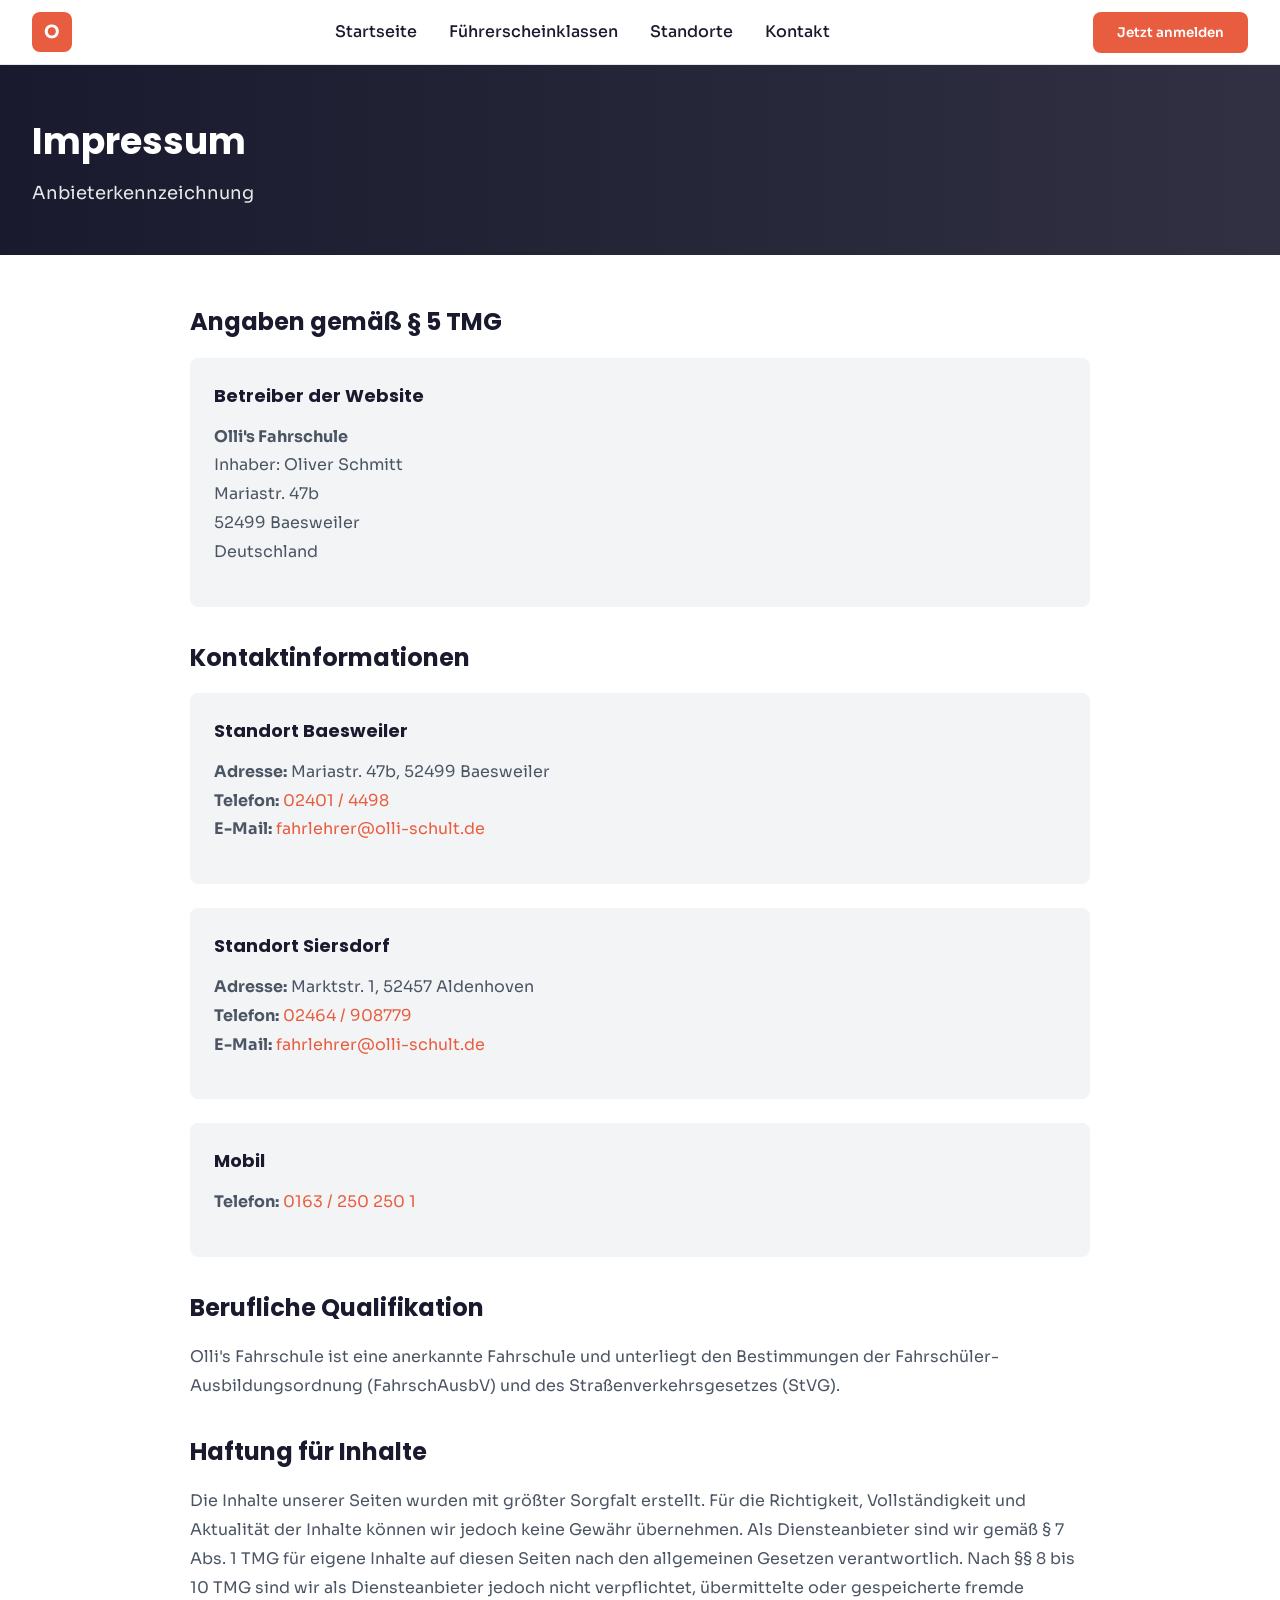
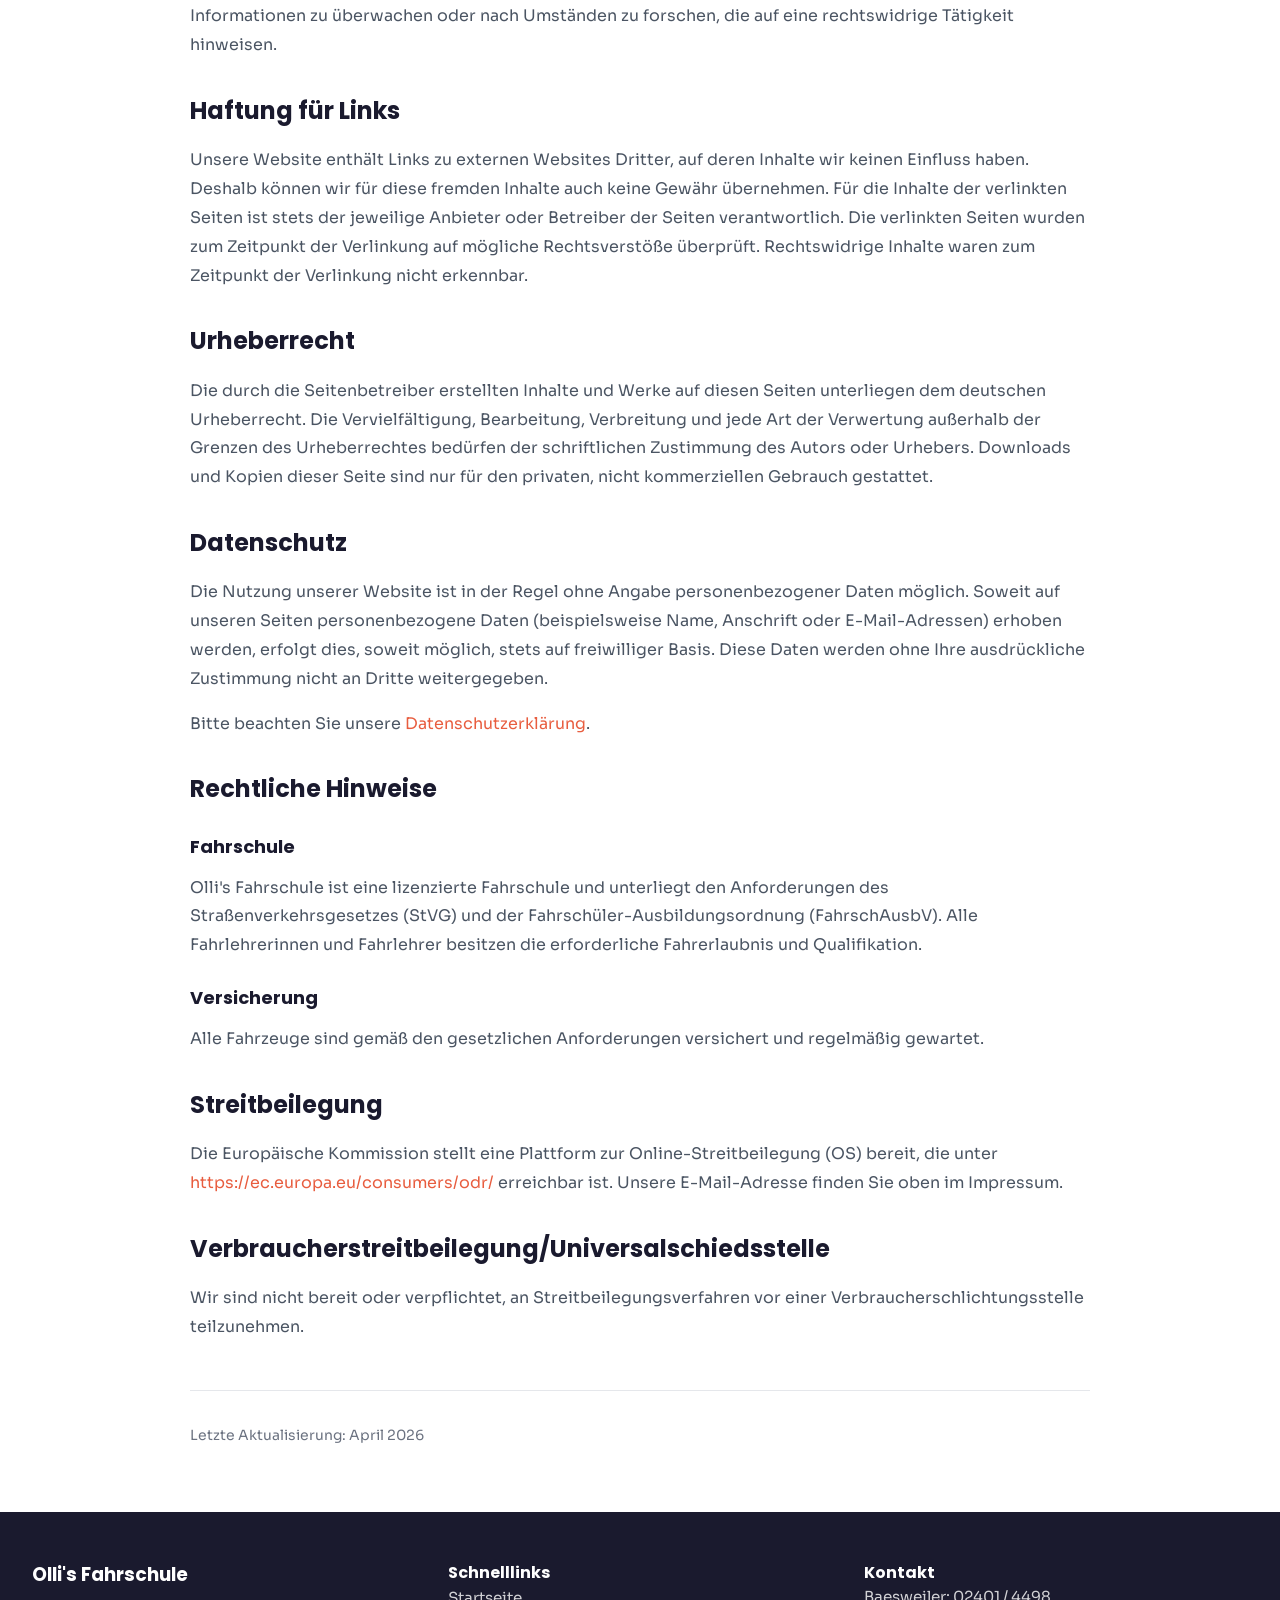
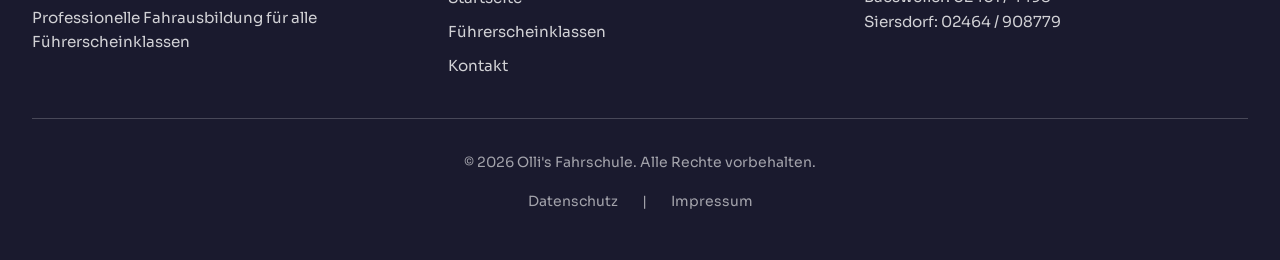
<file: impressum.html>
<!DOCTYPE html>
<html lang="de">
<head>
  <meta charset="UTF-8">
  <meta name="viewport" content="width=device-width, initial-scale=1.0">
  <title>Impressum - Olli's Fahrschule</title>
  <link rel="preconnect" href="https://fonts.googleapis.com">
  <link rel="preconnect" href="https://fonts.gstatic.com" crossorigin>
  <link href="https://fonts.googleapis.com/css2?family=Poppins:wght@400;500;600;700;800&family=Sora:wght@400;500;600;700&display=swap" rel="stylesheet">
  <link rel="stylesheet" href="css/style.css">
  <style>
    .legal-content {
      max-width: 900px;
      margin: 0 auto;
    }

    .legal-content h2 {
      font-size: 1.5rem;
      margin-top: 2rem;
      margin-bottom: 1rem;
      color: #1a1a2e;
    }

    .legal-content h3 {
      font-size: 1.125rem;
      margin-top: 1.5rem;
      margin-bottom: 0.75rem;
      color: #1a1a2e;
    }

    .legal-content p {
      margin-bottom: 1rem;
      line-height: 1.8;
      color: #4b5563;
    }

    .legal-content ul {
      margin-bottom: 1rem;
      padding-left: 1.5rem;
    }

    .legal-content li {
      margin-bottom: 0.5rem;
      color: #4b5563;
    }

    .info-block {
      background-color: #f3f4f6;
      padding: 1.5rem;
      border-radius: 0.5rem;
      margin-bottom: 1.5rem;
    }

    .info-block h3 {
      margin-top: 0;
    }
  </style>
</head>
<body>
  <!-- Navigation -->
  <nav>
    <div class="container nav-container">
      <div class="logo">
        <div class="logo-icon">O</div>
        <div class="logo-text hidden-mobile">
          <h1>Olli's</h1>
          <p>Fahrschule</p>
        </div>
      </div>

      <div class="nav-links">
        <a href="index.html">Startseite</a>
        <a href="fuehrerscheinklassen.html">Führerscheinklassen</a>
        <a href="index.html#locations">Standorte</a>
        <a href="kontakt.html">Kontakt</a>
      </div>

      <button class="menu-toggle">
        <svg fill="none" stroke="currentColor" viewBox="0 0 24 24">
          <path stroke-linecap="round" stroke-linejoin="round" stroke-width="2" d="M4 6h16M4 12h16M4 18h16"></path>
        </svg>
      </button>

      <button class="cta-button" onclick="window.location.href='anmeldung.html'">Jetzt anmelden</button>
    </div>

    <!-- Mobile Menu -->
    <div class="mobile-menu">
      <div class="container mobile-menu-content">
        <a href="index.html">Startseite</a>
        <a href="fuehrerscheinklassen.html">Führerscheinklassen</a>
        <a href="index.html#locations">Standorte</a>
        <a href="kontakt.html">Kontakt</a>
        <div class="mobile-menu-divider">
          <div class="mobile-menu-footer">
            <a href="datenschutz.html">Datenschutz</a>
            <a href="impressum.html">Impressum</a>
          </div>
        </div>
        <button class="mobile-menu-button" onclick="window.location.href='anmeldung.html'">Jetzt anmelden</button>
      </div>
    </div>
  </nav>

  <!-- Header -->
  <section style="background: linear-gradient(to right, #1a1a2e, rgba(26, 26, 46, 0.9)); color: white; padding: 3rem 0; margin-bottom: 3rem;">
    <div class="container">
      <h1 style="font-size: 2.25rem; margin-bottom: 0.5rem;">Impressum</h1>
      <p style="font-size: 1.125rem; color: rgba(255, 255, 255, 0.9); margin: 0;">Anbieterkennzeichnung</p>
    </div>
  </section>

  <!-- Main Content -->
  <main>
    <div class="container" style="padding-bottom: 3rem;">
      <div class="legal-content">
        <h2>Angaben gemäß § 5 TMG</h2>

        <div class="info-block">
          <h3>Betreiber der Website</h3>
          <p>
            <strong>Olli's Fahrschule</strong><br>
            Inhaber: Oliver Schmitt<br>
            Mariastr. 47b<br>
            52499 Baesweiler<br>
            Deutschland
          </p>
        </div>

        <h2>Kontaktinformationen</h2>

        <div class="info-block">
          <h3>Standort Baesweiler</h3>
          <p>
            <strong>Adresse:</strong> Mariastr. 47b, 52499 Baesweiler<br>
            <strong>Telefon:</strong> <a href="tel:024014498">02401 / 4498</a><br>
            <strong>E-Mail:</strong> <a href="mailto:fahrlehrer@olli-schult.de">fahrlehrer@olli-schult.de</a>
          </p>
        </div>

        <div class="info-block">
          <h3>Standort Siersdorf</h3>
          <p>
            <strong>Adresse:</strong> Marktstr. 1, 52457 Aldenhoven<br>
            <strong>Telefon:</strong> <a href="tel:024649087799">02464 / 908779</a><br>
            <strong>E-Mail:</strong> <a href="mailto:fahrlehrer@olli-schult.de">fahrlehrer@olli-schult.de</a>
          </p>
        </div>

        <div class="info-block">
          <h3>Mobil</h3>
          <p>
            <strong>Telefon:</strong> <a href="tel:01632502501">0163 / 250 250 1</a>
          </p>
        </div>

        <h2>Berufliche Qualifikation</h2>
        <p>Olli's Fahrschule ist eine anerkannte Fahrschule und unterliegt den Bestimmungen der Fahrschüler-Ausbildungsordnung (FahrschAusbV) und des Straßenverkehrsgesetzes (StVG).</p>

        <h2>Haftung für Inhalte</h2>
        <p>Die Inhalte unserer Seiten wurden mit größter Sorgfalt erstellt. Für die Richtigkeit, Vollständigkeit und Aktualität der Inhalte können wir jedoch keine Gewähr übernehmen. Als Diensteanbieter sind wir gemäß § 7 Abs. 1 TMG für eigene Inhalte auf diesen Seiten nach den allgemeinen Gesetzen verantwortlich. Nach §§ 8 bis 10 TMG sind wir als Diensteanbieter jedoch nicht verpflichtet, übermittelte oder gespeicherte fremde Informationen zu überwachen oder nach Umständen zu forschen, die auf eine rechtswidrige Tätigkeit hinweisen.</p>

        <h2>Haftung für Links</h2>
        <p>Unsere Website enthält Links zu externen Websites Dritter, auf deren Inhalte wir keinen Einfluss haben. Deshalb können wir für diese fremden Inhalte auch keine Gewähr übernehmen. Für die Inhalte der verlinkten Seiten ist stets der jeweilige Anbieter oder Betreiber der Seiten verantwortlich. Die verlinkten Seiten wurden zum Zeitpunkt der Verlinkung auf mögliche Rechtsverstöße überprüft. Rechtswidrige Inhalte waren zum Zeitpunkt der Verlinkung nicht erkennbar.</p>

        <h2>Urheberrecht</h2>
        <p>Die durch die Seitenbetreiber erstellten Inhalte und Werke auf diesen Seiten unterliegen dem deutschen Urheberrecht. Die Vervielfältigung, Bearbeitung, Verbreitung und jede Art der Verwertung außerhalb der Grenzen des Urheberrechtes bedürfen der schriftlichen Zustimmung des Autors oder Urhebers. Downloads und Kopien dieser Seite sind nur für den privaten, nicht kommerziellen Gebrauch gestattet.</p>

        <h2>Datenschutz</h2>
        <p>Die Nutzung unserer Website ist in der Regel ohne Angabe personenbezogener Daten möglich. Soweit auf unseren Seiten personenbezogene Daten (beispielsweise Name, Anschrift oder E-Mail-Adressen) erhoben werden, erfolgt dies, soweit möglich, stets auf freiwilliger Basis. Diese Daten werden ohne Ihre ausdrückliche Zustimmung nicht an Dritte weitergegeben.</p>
        <p>Bitte beachten Sie unsere <a href="datenschutz.html">Datenschutzerklärung</a>.</p>

        <h2>Rechtliche Hinweise</h2>
        <h3>Fahrschule</h3>
        <p>Olli's Fahrschule ist eine lizenzierte Fahrschule und unterliegt den Anforderungen des Straßenverkehrsgesetzes (StVG) und der Fahrschüler-Ausbildungsordnung (FahrschAusbV). Alle Fahrlehrerinnen und Fahrlehrer besitzen die erforderliche Fahrerlaubnis und Qualifikation.</p>

        <h3>Versicherung</h3>
        <p>Alle Fahrzeuge sind gemäß den gesetzlichen Anforderungen versichert und regelmäßig gewartet.</p>

        <h2>Streitbeilegung</h2>
        <p>Die Europäische Kommission stellt eine Plattform zur Online-Streitbeilegung (OS) bereit, die unter <a href="https://ec.europa.eu/consumers/odr/" target="_blank">https://ec.europa.eu/consumers/odr/</a> erreichbar ist. Unsere E-Mail-Adresse finden Sie oben im Impressum.</p>

        <h2>Verbraucherstreitbeilegung/Universalschiedsstelle</h2>
        <p>Wir sind nicht bereit oder verpflichtet, an Streitbeilegungsverfahren vor einer Verbraucherschlichtungsstelle teilzunehmen.</p>

        <p style="margin-top: 3rem; padding-top: 2rem; border-top: 1px solid #e5e7eb; font-size: 0.875rem; color: #6b7280;">
          Letzte Aktualisierung: April 2026
        </p>
      </div>
    </div>
  </main>

  <!-- Footer -->
  <footer>
    <div class="container">
      <div class="footer-grid">
        <div class="footer-section">
          <h3>Olli's Fahrschule</h3>
          <p>Professionelle Fahrausbildung für alle Führerscheinklassen</p>
        </div>
        <div class="footer-section">
          <h4>Schnelllinks</h4>
          <ul>
            <li><a href="index.html">Startseite</a></li>
            <li><a href="fuehrerscheinklassen.html">Führerscheinklassen</a></li>
            <li><a href="kontakt.html">Kontakt</a></li>
          </ul>
        </div>
        <div class="footer-section">
          <h4>Kontakt</h4>
          <p>Baesweiler: <a href="tel:024014498">02401 / 4498</a></p>
          <p>Siersdorf: <a href="tel:024649087799">02464 / 908779</a></p>
        </div>
      </div>
      <div class="footer-bottom">
        <div class="footer-copyright">
          <p>&copy; 2026 Olli's Fahrschule. Alle Rechte vorbehalten.</p>
        </div>
        <div class="footer-links">
          <a href="datenschutz.html">Datenschutz</a>
          <span>|</span>
          <a href="impressum.html">Impressum</a>
        </div>
      </div>
    </div>
  </footer>

  <script src="js/script.js"></script>
</body>
</html>
</file>
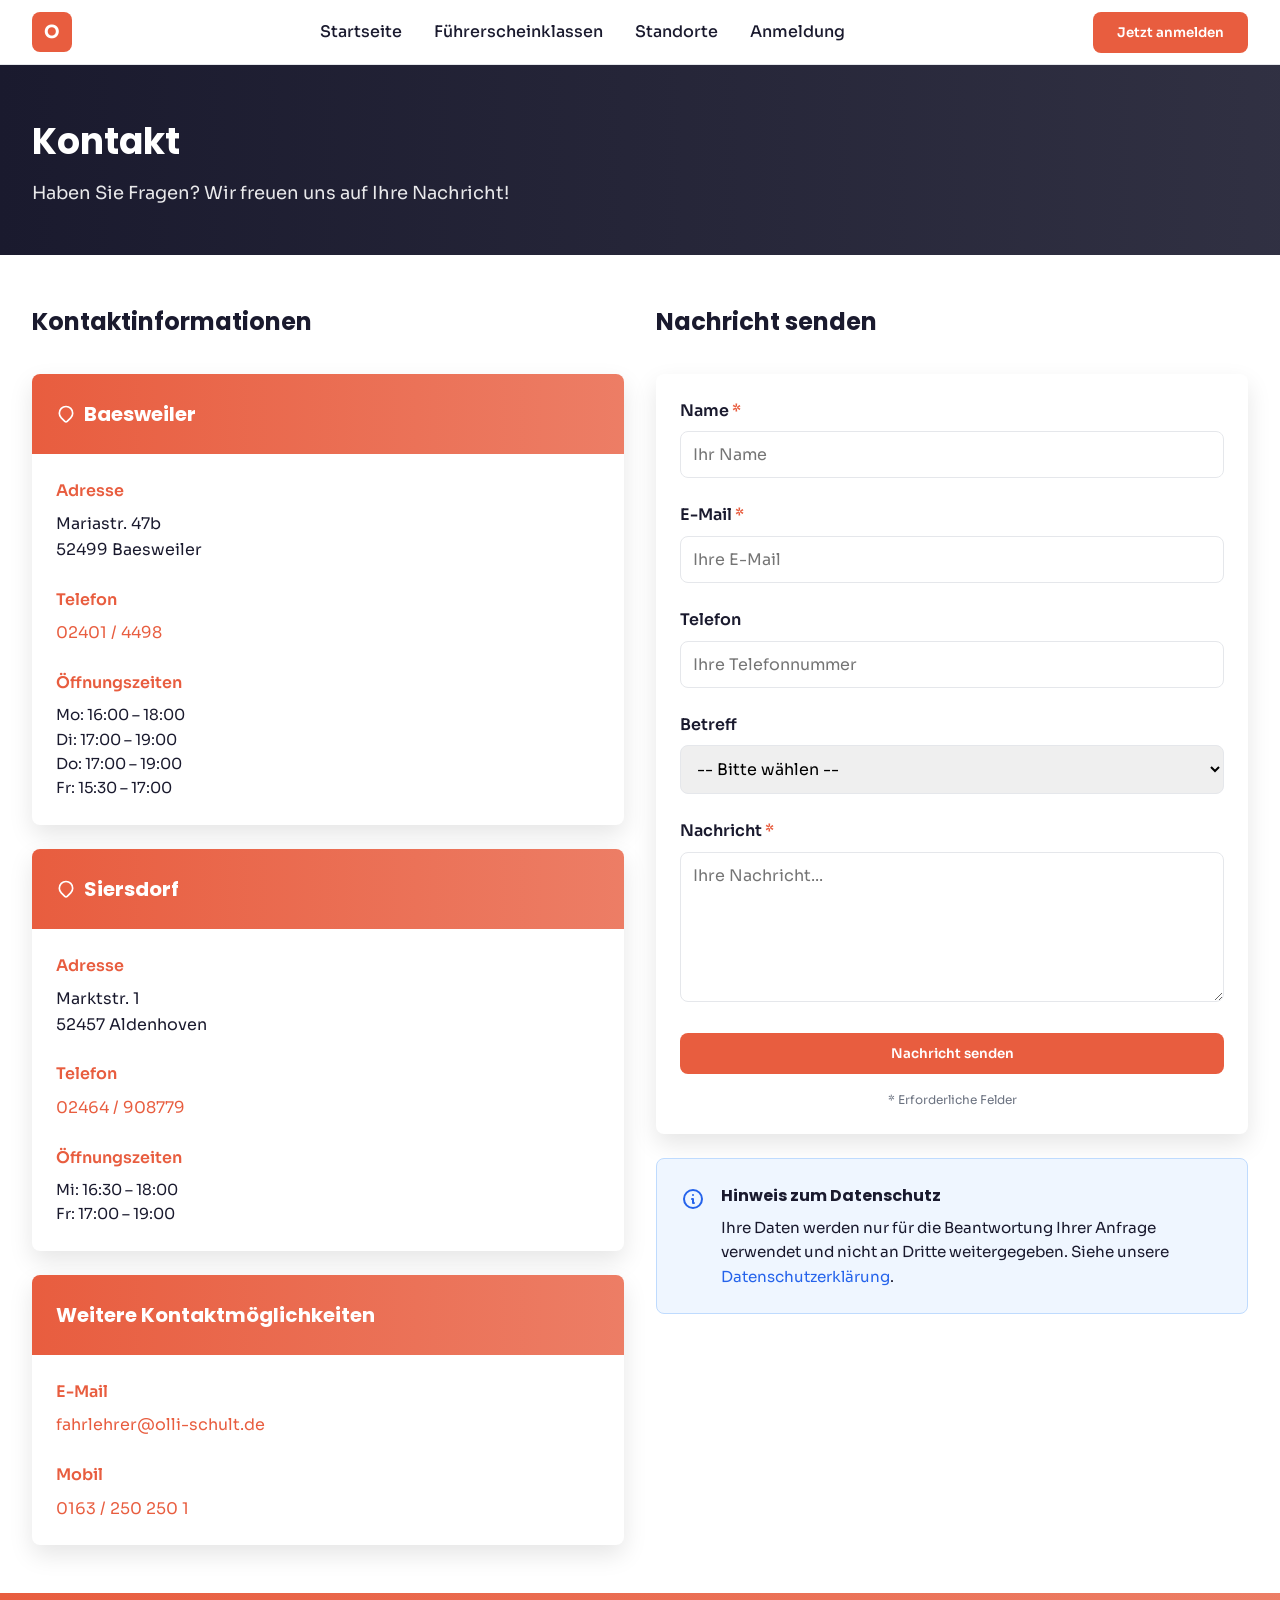
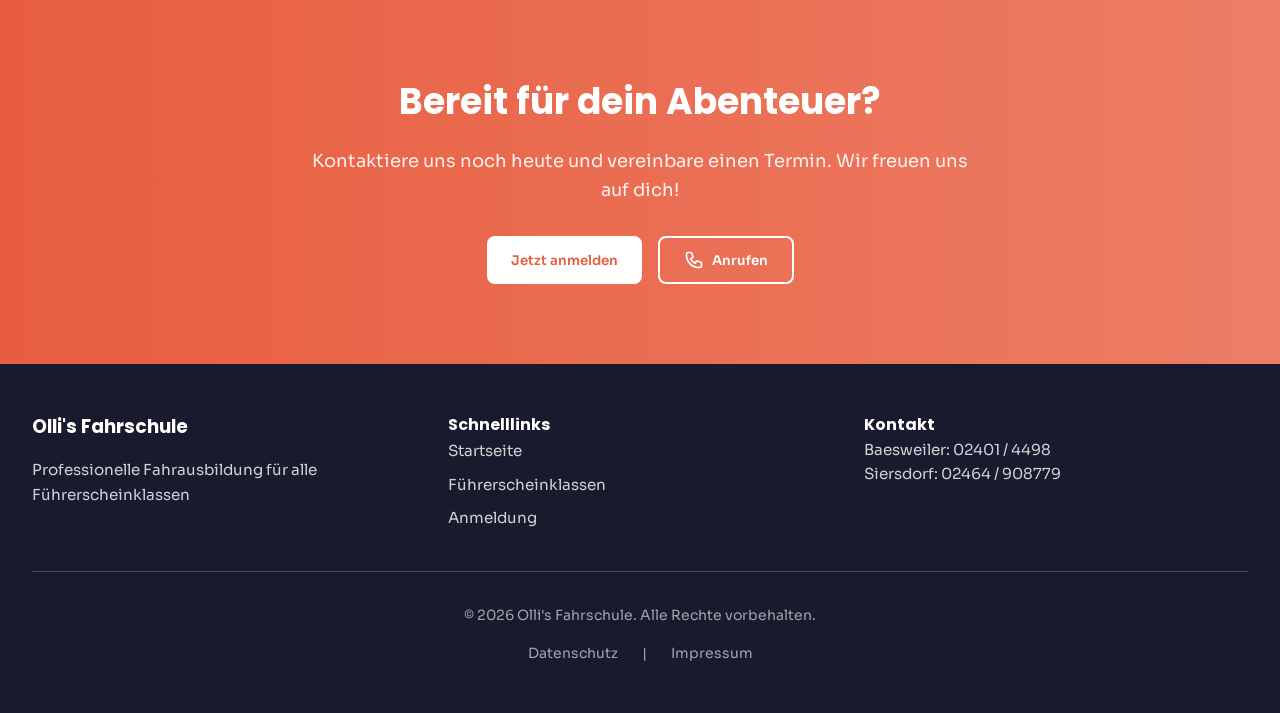
<file: kontakt.html>
<!DOCTYPE html>
<html lang="de">
<head>
  <meta charset="UTF-8">
  <meta name="viewport" content="width=device-width, initial-scale=1.0">
  <title>Kontakt - Olli's Fahrschule</title>
  <link rel="preconnect" href="https://fonts.googleapis.com">
  <link rel="preconnect" href="https://fonts.gstatic.com" crossorigin>
  <link href="https://fonts.googleapis.com/css2?family=Poppins:wght@400;500;600;700;800&family=Sora:wght@400;500;600;700&display=swap" rel="stylesheet">
  <link rel="stylesheet" href="css/style.css">
  <style>
    .form-group {
      margin-bottom: 1.5rem;
    }

    .form-group label {
      display: block;
      font-weight: 600;
      margin-bottom: 0.5rem;
      color: #1a1a2e;
    }

    .form-group input,
    .form-group select,
    .form-group textarea {
      width: 100%;
      padding: 0.75rem;
      border: 1px solid #e5e7eb;
      border-radius: 0.5rem;
      font-family: inherit;
      font-size: 1rem;
    }

    .form-group input:focus,
    .form-group select:focus,
    .form-group textarea:focus {
      outline: none;
      border-color: #e85d3f;
      box-shadow: 0 0 0 3px rgba(232, 93, 63, 0.1);
    }

    .form-group textarea {
      resize: vertical;
      min-height: 150px;
    }

    .required {
      color: #e85d3f;
    }

    .contact-grid {
      display: grid;
      grid-template-columns: 1fr;
      gap: 2rem;
    }

    @media (min-width: 768px) {
      .contact-grid {
        grid-template-columns: 1fr 1fr;
      }
    }
  </style>
</head>
<body>
  <!-- Navigation -->
  <nav>
    <div class="container nav-container">
      <div class="logo">
        <div class="logo-icon">O</div>
        <div class="logo-text hidden-mobile">
          <h1>Olli's</h1>
          <p>Fahrschule</p>
        </div>
      </div>

      <div class="nav-links">
        <a href="index.html">Startseite</a>
        <a href="fuehrerscheinklassen.html">Führerscheinklassen</a>
        <a href="index.html#locations">Standorte</a>
        <a href="anmeldung.html">Anmeldung</a>
      </div>

      <button class="menu-toggle">
        <svg fill="none" stroke="currentColor" viewBox="0 0 24 24">
          <path stroke-linecap="round" stroke-linejoin="round" stroke-width="2" d="M4 6h16M4 12h16M4 18h16"></path>
        </svg>
      </button>

      <button class="cta-button" onclick="window.location.href='anmeldung.html'">Jetzt anmelden</button>
    </div>

    <!-- Mobile Menu -->
    <div class="mobile-menu">
      <div class="container mobile-menu-content">
        <a href="index.html">Startseite</a>
        <a href="fuehrerscheinklassen.html">Führerscheinklassen</a>
        <a href="index.html#locations">Standorte</a>
        <a href="anmeldung.html">Anmeldung</a>
        <div class="mobile-menu-divider">
          <div class="mobile-menu-footer">
            <a href="datenschutz.html">Datenschutz</a>
            <a href="impressum.html">Impressum</a>
          </div>
        </div>
        <button class="mobile-menu-button" onclick="window.location.href='anmeldung.html'">Jetzt anmelden</button>
      </div>
    </div>
  </nav>

  <!-- Header -->
  <section style="background: linear-gradient(to right, #1a1a2e, rgba(26, 26, 46, 0.9)); color: white; padding: 3rem 0; margin-bottom: 3rem;">
    <div class="container">
      <h1 style="font-size: 2.25rem; margin-bottom: 0.5rem;">Kontakt</h1>
      <p style="font-size: 1.125rem; color: rgba(255, 255, 255, 0.9); margin: 0;">Haben Sie Fragen? Wir freuen uns auf Ihre Nachricht!</p>
    </div>
  </section>

  <!-- Main Content -->
  <main>
    <div class="container" style="padding-bottom: 3rem;">
      <div class="contact-grid">
        <!-- Contact Information -->
        <div>
          <h2 style="margin-bottom: 2rem; color: #1a1a2e;">Kontaktinformationen</h2>

          <!-- Baesweiler -->
          <div class="card" style="margin-bottom: 1.5rem;">
            <div class="card-header">
              <h3 style="display: flex; align-items: center; gap: 0.5rem; margin: 0;">
                <svg width="20" height="20" fill="none" stroke="currentColor" viewBox="0 0 24 24">
                  <path stroke-linecap="round" stroke-linejoin="round" stroke-width="2" d="M17.657 16.657L13.414 20.9a1.998 1.998 0 01-2.827 0l-4.244-4.243a8 8 0 1111.314 0z"></path>
                </svg>
                Baesweiler
              </h3>
            </div>
            <div class="card-content">
              <div style="margin-bottom: 1.5rem;">
                <p style="margin: 0; font-weight: 600; color: #e85d3f; margin-bottom: 0.5rem;">Adresse</p>
                <p style="margin: 0; color: #1a1a2e;">Mariastr. 47b<br>52499 Baesweiler</p>
              </div>
              <div style="margin-bottom: 1.5rem;">
                <p style="margin: 0; font-weight: 600; color: #e85d3f; margin-bottom: 0.5rem;">Telefon</p>
                <a href="tel:024014498" style="color: #e85d3f;">02401 / 4498</a>
              </div>
              <div>
                <p style="margin: 0; font-weight: 600; color: #e85d3f; margin-bottom: 0.5rem;">Öffnungszeiten</p>
                <ul style="list-style: none; padding: 0; margin: 0; font-size: 0.95rem;">
                  <li>Mo: 16:00 – 18:00</li>
                  <li>Di: 17:00 – 19:00</li>
                  <li>Do: 17:00 – 19:00</li>
                  <li>Fr: 15:30 – 17:00</li>
                </ul>
              </div>
            </div>
          </div>

          <!-- Siersdorf -->
          <div class="card">
            <div class="card-header">
              <h3 style="display: flex; align-items: center; gap: 0.5rem; margin: 0;">
                <svg width="20" height="20" fill="none" stroke="currentColor" viewBox="0 0 24 24">
                  <path stroke-linecap="round" stroke-linejoin="round" stroke-width="2" d="M17.657 16.657L13.414 20.9a1.998 1.998 0 01-2.827 0l-4.244-4.243a8 8 0 1111.314 0z"></path>
                </svg>
                Siersdorf
              </h3>
            </div>
            <div class="card-content">
              <div style="margin-bottom: 1.5rem;">
                <p style="margin: 0; font-weight: 600; color: #e85d3f; margin-bottom: 0.5rem;">Adresse</p>
                <p style="margin: 0; color: #1a1a2e;">Marktstr. 1<br>52457 Aldenhoven</p>
              </div>
              <div style="margin-bottom: 1.5rem;">
                <p style="margin: 0; font-weight: 600; color: #e85d3f; margin-bottom: 0.5rem;">Telefon</p>
                <a href="tel:024649087799" style="color: #e85d3f;">02464 / 908779</a>
              </div>
              <div>
                <p style="margin: 0; font-weight: 600; color: #e85d3f; margin-bottom: 0.5rem;">Öffnungszeiten</p>
                <ul style="list-style: none; padding: 0; margin: 0; font-size: 0.95rem;">
                  <li>Mi: 16:30 – 18:00</li>
                  <li>Fr: 17:00 – 19:00</li>
                </ul>
              </div>
            </div>
          </div>

          <!-- Additional Contact -->
          <div class="card" style="margin-top: 1.5rem;">
            <div class="card-header">
              <h3 style="margin: 0;">Weitere Kontaktmöglichkeiten</h3>
            </div>
            <div class="card-content">
              <div style="margin-bottom: 1.5rem;">
                <p style="margin: 0; font-weight: 600; color: #e85d3f; margin-bottom: 0.5rem;">E-Mail</p>
                <a href="mailto:fahrlehrer@olli-schult.de" style="color: #e85d3f;">fahrlehrer@olli-schult.de</a>
              </div>
              <div>
                <p style="margin: 0; font-weight: 600; color: #e85d3f; margin-bottom: 0.5rem;">Mobil</p>
                <a href="tel:01632502501" style="color: #e85d3f;">0163 / 250 250 1</a>
              </div>
            </div>
          </div>
        </div>

        <!-- Contact Form -->
        <div>
          <h2 style="margin-bottom: 2rem; color: #1a1a2e;">Nachricht senden</h2>

          <div class="card">
            <div class="card-content">
              <form class="contact-form">
                <div class="form-group">
                  <label for="name">Name <span class="required">*</span></label>
                  <input type="text" id="name" name="name" placeholder="Ihr Name" required>
                </div>

                <div class="form-group">
                  <label for="email">E-Mail <span class="required">*</span></label>
                  <input type="email" id="email" name="email" placeholder="Ihre E-Mail" required>
                </div>

                <div class="form-group">
                  <label for="phone">Telefon</label>
                  <input type="tel" id="phone" name="phone" placeholder="Ihre Telefonnummer">
                </div>

                <div class="form-group">
                  <label for="subject">Betreff</label>
                  <select id="subject" name="subject">
                    <option value="">-- Bitte wählen --</option>
                    <option value="Allgemeine Anfrage">Allgemeine Anfrage</option>
                    <option value="Anmeldung">Anmeldung</option>
                    <option value="Führerscheinklasse">Frage zu Führerscheinklasse</option>
                    <option value="Preise">Preise und Gebühren</option>
                    <option value="Sonstiges">Sonstiges</option>
                  </select>
                </div>

                <div class="form-group">
                  <label for="message">Nachricht <span class="required">*</span></label>
                  <textarea id="message" name="message" placeholder="Ihre Nachricht..." required></textarea>
                </div>

                <button type="submit" class="btn btn-primary" style="width: 100%;">Nachricht senden</button>

                <p style="font-size: 0.75rem; color: #6b7280; text-align: center; margin-top: 1rem;">
                  * Erforderliche Felder
                </p>
              </form>
            </div>
          </div>

          <div class="info-box" style="margin-top: 1.5rem;">
            <svg width="24" height="24" fill="none" stroke="currentColor" viewBox="0 0 24 24">
              <path stroke-linecap="round" stroke-linejoin="round" stroke-width="2" d="M13 16h-1v-4h-1m1-4h.01M21 12a9 9 0 11-18 0 9 9 0 0118 0z"></path>
            </svg>
            <div>
              <h3>Hinweis zum Datenschutz</h3>
              <p>Ihre Daten werden nur für die Beantwortung Ihrer Anfrage verwendet und nicht an Dritte weitergegeben. Siehe unsere <a href="datenschutz.html" style="color: #2563eb;">Datenschutzerklärung</a>.</p>
            </div>
          </div>
        </div>
      </div>
    </div>
  </main>

  <!-- CTA Section -->
  <section class="cta-section">
    <div class="container">
      <h2>Bereit für dein Abenteuer?</h2>
      <p>Kontaktiere uns noch heute und vereinbare einen Termin. Wir freuen uns auf dich!</p>
      <div class="cta-buttons">
        <button class="cta-button-white" onclick="window.location.href='anmeldung.html'">Jetzt anmelden</button>
        <button class="cta-button-white" style="border: 2px solid white; background-color: transparent; color: white;" onclick="window.location.href='tel:024649087799'">
          <svg width="20" height="20" fill="none" stroke="currentColor" viewBox="0 0 24 24">
            <path stroke-linecap="round" stroke-linejoin="round" stroke-width="2" d="M3 5a2 2 0 012-2h3.28a1 1 0 01.948.684l1.498 4.493a1 1 0 01-.502 1.21l-2.257 1.13a11.042 11.042 0 005.516 5.516l1.13-2.257a1 1 0 011.21-.502l4.493 1.498a1 1 0 01.684.949V19a2 2 0 01-2 2h-1C9.716 21 3 14.284 3 6V5z"></path>
          </svg>
          Anrufen
        </button>
      </div>
    </div>
  </section>

  <!-- Footer -->
  <footer>
    <div class="container">
      <div class="footer-grid">
        <div class="footer-section">
          <h3>Olli's Fahrschule</h3>
          <p>Professionelle Fahrausbildung für alle Führerscheinklassen</p>
        </div>
        <div class="footer-section">
          <h4>Schnelllinks</h4>
          <ul>
            <li><a href="index.html">Startseite</a></li>
            <li><a href="fuehrerscheinklassen.html">Führerscheinklassen</a></li>
            <li><a href="anmeldung.html">Anmeldung</a></li>
          </ul>
        </div>
        <div class="footer-section">
          <h4>Kontakt</h4>
          <p>Baesweiler: <a href="tel:024014498">02401 / 4498</a></p>
          <p>Siersdorf: <a href="tel:024649087799">02464 / 908779</a></p>
        </div>
      </div>
      <div class="footer-bottom">
        <div class="footer-copyright">
          <p>&copy; 2026 Olli's Fahrschule. Alle Rechte vorbehalten.</p>
        </div>
        <div class="footer-links">
          <a href="datenschutz.html">Datenschutz</a>
          <span>|</span>
          <a href="impressum.html">Impressum</a>
        </div>
      </div>
    </div>
  </footer>

  <script src="js/script.js"></script>
</body>
</html>
</file>
<file: css/style.css>
* {
  margin: 0;
  padding: 0;
  box-sizing: border-box;
}

:root {
  --primary: #e85d3f;
  --secondary: #1a1a2e;
  --white: #ffffff;
  --light-gray: #f3f4f6;
  --gray: #6b7280;
  --border: #e5e7eb;
  --shadow: 0 10px 25px rgba(0, 0, 0, 0.1);
  --shadow-lg: 0 20px 40px rgba(0, 0, 0, 0.15);
}

html {
  scroll-behavior: smooth;
}

body {
  font-family: 'Sora', sans-serif;
  color: var(--secondary);
  background-color: var(--white);
  line-height: 1.6;
}

h1, h2, h3, h4, h5, h6 {
  font-family: 'Poppins', sans-serif;
  font-weight: 700;
}

a {
  color: var(--primary);
  text-decoration: none;
  transition: color 0.3s ease;
}

a:hover {
  color: #d64a2f;
}

button {
  cursor: pointer;
  border: none;
  font-family: inherit;
  transition: all 0.3s ease;
}

.container {
  max-width: 1280px;
  margin: 0 auto;
  padding: 0 1rem;
}

@media (min-width: 768px) {
  .container {
    padding: 0 1.5rem;
  }
}

@media (min-width: 1024px) {
  .container {
    padding: 0 2rem;
  }
}

/* Navigation */
nav {
  position: sticky;
  top: 0;
  z-index: 50;
  background-color: var(--white);
  border-bottom: 1px solid var(--border);
}

.nav-container {
  display: flex;
  align-items: center;
  justify-content: space-between;
  height: 4rem;
}

.logo {
  display: flex;
  align-items: center;
  gap: 0.5rem;
}

.logo-icon {
  width: 2.5rem;
  height: 2.5rem;
  background-color: var(--primary);
  border-radius: 0.5rem;
  display: flex;
  align-items: center;
  justify-content: center;
  color: var(--white);
  font-weight: bold;
  font-size: 1.125rem;
}

.logo-text h1 {
  font-size: 1.25rem;
  margin: 0;
}

.logo-text p {
  font-size: 0.75rem;
  color: var(--gray);
  margin: 0;
}

.nav-links {
  display: none;
  gap: 2rem;
}

@media (min-width: 768px) {
  .nav-links {
    display: flex;
  }
}

.nav-links a {
  color: var(--secondary);
  font-weight: 500;
}

.nav-links a:hover {
  color: var(--primary);
}

.menu-toggle {
  display: flex;
  align-items: center;
  justify-content: center;
  width: 2.5rem;
  height: 2.5rem;
  background: none;
  cursor: pointer;
  margin-left: auto;
}

@media (min-width: 768px) {
  .menu-toggle {
    display: none;
  }
}

.menu-toggle svg {
  width: 1.5rem;
  height: 1.5rem;
  stroke: var(--secondary);
  stroke-width: 2;
}

.cta-button {
  display: none;
  background-color: var(--primary);
  color: var(--white);
  padding: 0.75rem 1.5rem;
  border-radius: 0.5rem;
  font-weight: 600;
}

@media (min-width: 768px) {
  .cta-button {
    display: inline-flex;
  }
}

.cta-button:hover {
  background-color: #d64a2f;
}

/* Mobile Menu */
.mobile-menu {
  display: none;
  border-top: 1px solid var(--border);
  background-color: var(--white);
}

.mobile-menu.active {
  display: block;
}

.mobile-menu-content {
  padding: 1rem;
  display: flex;
  flex-direction: column;
  gap: 1rem;
}

.mobile-menu-content a {
  color: var(--secondary);
  font-weight: 600;
  display: block;
}

.mobile-menu-divider {
  border-top: 1px solid var(--border);
  margin: 0.5rem 0;
  padding-top: 0.5rem;
}

.mobile-menu-footer {
  display: flex;
  flex-direction: column;
  gap: 0.5rem;
}

.mobile-menu-footer a {
  color: var(--gray);
  font-size: 0.875rem;
  font-weight: 500;
}

.mobile-menu-button {
  width: 100%;
  background-color: var(--primary);
  color: var(--white);
  padding: 0.75rem;
  border-radius: 0.5rem;
  font-weight: 600;
  margin-top: 1rem;
}

.mobile-menu-button:hover {
  background-color: #d64a2f;
}

/* Hero Section */
.hero {
  position: relative;
  overflow: hidden;
  background: linear-gradient(to bottom right, var(--secondary), rgba(26, 26, 46, 0.9));
  color: var(--white);
  padding: 5rem 0;
}

@media (min-width: 768px) {
  .hero {
    padding: 8rem 0;
  }
}

.hero-overlay {
  position: absolute;
  inset: 0;
  background: linear-gradient(to right, rgba(26, 26, 46, 0.95), rgba(26, 26, 46, 0.7));
  z-index: 1;
}

.hero-content {
  position: relative;
  z-index: 2;
  display: grid;
  grid-template-columns: 1fr;
  gap: 3rem;
  align-items: center;
}

@media (min-width: 768px) {
  .hero-content {
    grid-template-columns: 1fr 1fr;
  }
}

.hero-text h1 {
  font-size: 2.25rem;
  margin-bottom: 1rem;
  line-height: 1.2;
}

@media (min-width: 768px) {
  .hero-text h1 {
    font-size: 3rem;
  }
}

.hero-text p {
  font-size: 1.125rem;
  color: rgba(255, 255, 255, 0.9);
  margin-bottom: 2rem;
}

.hero-buttons {
  display: flex;
  flex-direction: column;
  gap: 1rem;
}

@media (min-width: 640px) {
  .hero-buttons {
    flex-direction: row;
  }
}

.btn {
  padding: 0.75rem 1.5rem;
  border-radius: 0.5rem;
  font-weight: 600;
  display: inline-flex;
  align-items: center;
  justify-content: center;
  gap: 0.5rem;
  transition: all 0.3s ease;
}

.btn-primary {
  background-color: var(--primary);
  color: var(--white);
}

.btn-primary:hover {
  background-color: #d64a2f;
}

.btn-secondary {
  border: 2px solid var(--white);
  color: var(--white);
  background-color: transparent;
}

.btn-secondary:hover {
  background-color: rgba(255, 255, 255, 0.1);
}

.btn-lg {
  padding: 1rem 2rem;
  font-size: 1.125rem;
}

.hero-image {
  display: none;
}

@media (min-width: 768px) {
  .hero-image {
    display: block;
  }
}

.hero-image img {
  width: 100%;
  border-radius: 0.5rem;
  box-shadow: var(--shadow-lg);
}

/* Services Section */
.services {
  padding: 3rem 0;
  background-color: var(--light-gray);
}

@media (min-width: 768px) {
  .services {
    padding: 5rem 0;
  }
}

.section-header {
  text-align: center;
  margin-bottom: 4rem;
}

.section-header h2 {
  font-size: 1.875rem;
  margin-bottom: 1rem;
}

@media (min-width: 768px) {
  .section-header h2 {
    font-size: 2.25rem;
  }
}

.section-header p {
  color: var(--gray);
  font-size: 1.125rem;
  max-width: 42rem;
  margin: 0 auto;
}

.services-grid {
  display: grid;
  grid-template-columns: 1fr;
  gap: 2rem;
  margin-bottom: 3rem;
}

@media (min-width: 768px) {
  .services-grid {
    grid-template-columns: repeat(3, 1fr);
  }
}

.service-card {
  background-color: var(--white);
  border-radius: 0.5rem;
  padding: 2rem;
  box-shadow: var(--shadow);
  transition: box-shadow 0.3s ease;
}

.service-card:hover {
  box-shadow: var(--shadow-lg);
}

.service-icon {
  width: 3rem;
  height: 3rem;
  background-color: rgba(232, 93, 63, 0.1);
  border-radius: 0.5rem;
  display: flex;
  align-items: center;
  justify-content: center;
  margin-bottom: 1rem;
}

.service-icon svg {
  width: 1.5rem;
  height: 1.5rem;
  color: var(--primary);
}

.service-card h3 {
  font-size: 1.25rem;
  margin-bottom: 0.5rem;
}

.service-card p {
  color: var(--gray);
}

/* Licenses Section */
.licenses-box {
  background-color: var(--white);
  border-radius: 0.5rem;
  padding: 2rem;
  box-shadow: var(--shadow);
}

.licenses-header {
  display: flex;
  align-items: center;
  justify-content: space-between;
  margin-bottom: 2rem;
}

.licenses-header h3 {
  font-size: 1.5rem;
}

.licenses-grid {
  display: grid;
  grid-template-columns: 1fr;
  gap: 2rem;
}

@media (min-width: 768px) {
  .licenses-grid {
    grid-template-columns: repeat(2, 1fr);
  }
}

.license-item {
  border-left: 4px solid var(--primary);
  padding-left: 1.5rem;
}

.license-item h4 {
  font-size: 1.125rem;
  margin-bottom: 0.5rem;
}

.license-class {
  color: var(--primary);
  font-weight: 600;
  margin-bottom: 1rem;
}

.license-item ul {
  list-style: none;
}

.license-item li {
  color: var(--secondary);
  display: flex;
  gap: 0.5rem;
  margin-bottom: 0.5rem;
}

.license-item li::before {
  content: "•";
  color: var(--primary);
  font-weight: bold;
}

/* Locations Section */
.locations {
  padding: 3rem 0;
}

@media (min-width: 768px) {
  .locations {
    padding: 5rem 0;
  }
}

.locations-grid {
  display: grid;
  grid-template-columns: 1fr;
  gap: 2rem;
}

@media (min-width: 768px) {
  .locations-grid {
    grid-template-columns: repeat(2, 1fr);
  }
}

.location-card {
  background-color: var(--white);
  border-radius: 0.5rem;
  box-shadow: var(--shadow);
  overflow: hidden;
}

.location-header {
  background: linear-gradient(to right, var(--primary), rgba(232, 93, 63, 0.8));
  color: var(--white);
  padding: 1.5rem;
  display: flex;
  align-items: center;
  gap: 0.5rem;
}

.location-header h3 {
  margin: 0;
  font-size: 1.25rem;
}

.location-content {
  padding: 1.5rem;
}

.location-info {
  margin-bottom: 1.5rem;
}

.location-info h4 {
  font-size: 0.875rem;
  color: var(--secondary);
  margin-bottom: 0.5rem;
  display: flex;
  align-items: center;
  gap: 0.5rem;
}

.location-info p,
.location-info a {
  color: var(--secondary);
  font-size: 0.95rem;
}

.location-info a {
  color: var(--primary);
}

.location-hours {
  list-style: none;
}

.location-hours li {
  color: var(--secondary);
  font-size: 0.875rem;
  margin-bottom: 0.25rem;
}

.location-button {
  width: 100%;
  background-color: var(--primary);
  color: var(--white);
  padding: 0.75rem;
  border-radius: 0.5rem;
  font-weight: 600;
  margin-top: 1rem;
}

.location-button:hover {
  background-color: #d64a2f;
}

/* About Section */
.about {
  padding: 3rem 0;
  background-color: var(--light-gray);
}

@media (min-width: 768px) {
  .about {
    padding: 5rem 0;
  }
}

.about-content {
  display: flex;
  flex-direction: column;
  gap: 1.5rem;
}

.about-content h2 {
  font-size: 1.875rem;
}

@media (min-width: 768px) {
  .about-content h2 {
    font-size: 2.25rem;
  }
}

.about-content p {
  color: var(--secondary);
  font-size: 1.125rem;
  line-height: 1.8;
}

/* CTA Section */
.cta-section {
  padding: 3rem 0;
  background: linear-gradient(to right, var(--primary), rgba(232, 93, 63, 0.8));
  color: var(--white);
  text-align: center;
}

@media (min-width: 768px) {
  .cta-section {
    padding: 5rem 0;
  }
}

.cta-section h2 {
  font-size: 1.875rem;
  margin-bottom: 1rem;
}

@media (min-width: 768px) {
  .cta-section h2 {
    font-size: 2.25rem;
  }
}

.cta-section p {
  font-size: 1.125rem;
  color: rgba(255, 255, 255, 0.9);
  margin-bottom: 2rem;
  max-width: 42rem;
  margin-left: auto;
  margin-right: auto;
}

.cta-buttons {
  display: flex;
  flex-direction: column;
  gap: 1rem;
  justify-content: center;
}

@media (min-width: 640px) {
  .cta-buttons {
    flex-direction: row;
  }
}

.cta-button-white {
  background-color: var(--white);
  color: var(--primary);
  padding: 0.75rem 1.5rem;
  border-radius: 0.5rem;
  font-weight: 600;
  display: inline-flex;
  align-items: center;
  justify-content: center;
  gap: 0.5rem;
}

.cta-button-white:hover {
  background-color: #f0f0f0;
}

/* Footer */
footer {
  background-color: var(--secondary);
  color: var(--white);
  padding: 3rem 0;
}

.footer-grid {
  display: grid;
  grid-template-columns: 1fr;
  gap: 2rem;
  margin-bottom: 2rem;
}

@media (min-width: 768px) {
  .footer-grid {
    grid-template-columns: repeat(3, 1fr);
  }
}

.footer-section h3 {
  font-weight: bold;
  margin-bottom: 1rem;
}

.footer-section p,
.footer-section a {
  color: rgba(255, 255, 255, 0.8);
  font-size: 0.95rem;
}

.footer-section a:hover {
  color: var(--white);
}

.footer-section ul {
  list-style: none;
}

.footer-section ul li {
  margin-bottom: 0.5rem;
}

.footer-bottom {
  border-top: 1px solid rgba(255, 255, 255, 0.2);
  padding-top: 2rem;
}

.footer-copyright {
  text-align: center;
  color: rgba(255, 255, 255, 0.6);
  font-size: 0.875rem;
  margin-bottom: 1rem;
}

.footer-links {
  display: flex;
  justify-content: center;
  gap: 1.5rem;
  color: rgba(255, 255, 255, 0.6);
  font-size: 0.875rem;
}

.footer-links a {
  color: rgba(255, 255, 255, 0.6);
}

.footer-links a:hover {
  color: var(--white);
}

/* Cards and General Styles */
.card {
  background-color: var(--white);
  border-radius: 0.5rem;
  box-shadow: var(--shadow);
  overflow: hidden;
}

.card-header {
  background: linear-gradient(to right, var(--primary), rgba(232, 93, 63, 0.8));
  color: var(--white);
  padding: 1.5rem;
}

.card-header h3 {
  margin: 0;
  font-size: 1.25rem;
}

.card-content {
  padding: 1.5rem;
}

/* Info Box */
.info-box {
  background-color: #eff6ff;
  border: 1px solid #bfdbfe;
  border-radius: 0.5rem;
  padding: 1.5rem;
  display: flex;
  gap: 1rem;
}

.info-box svg {
  width: 1.5rem;
  height: 1.5rem;
  color: #2563eb;
  flex-shrink: 0;
  margin-top: 0.25rem;
}

.info-box h3 {
  margin-bottom: 0.5rem;
  font-size: 1rem;
}

.info-box p {
  color: var(--secondary);
  font-size: 0.95rem;
}

/* Utility Classes */
.text-center {
  text-align: center;
}

.mb-4 {
  margin-bottom: 1rem;
}

.mb-8 {
  margin-bottom: 2rem;
}

.mt-4 {
  margin-top: 1rem;
}

.gap-4 {
  gap: 1rem;
}

.hidden {
  display: none;
}

@media (min-width: 768px) {
  .hidden-mobile {
    display: none;
  }
}

@media (min-width: 768px) {
  .hidden-desktop {
    display: none;
  }
}

/* Responsive Grid */
.grid-2 {
  display: grid;
  grid-template-columns: 1fr;
  gap: 2rem;
}

@media (min-width: 768px) {
  .grid-2 {
    grid-template-columns: repeat(2, 1fr);
  }
}

.grid-3 {
  display: grid;
  grid-template-columns: 1fr;
  gap: 2rem;
}

@media (min-width: 768px) {
  .grid-3 {
    grid-template-columns: repeat(3, 1fr);
  }
}
</file>
